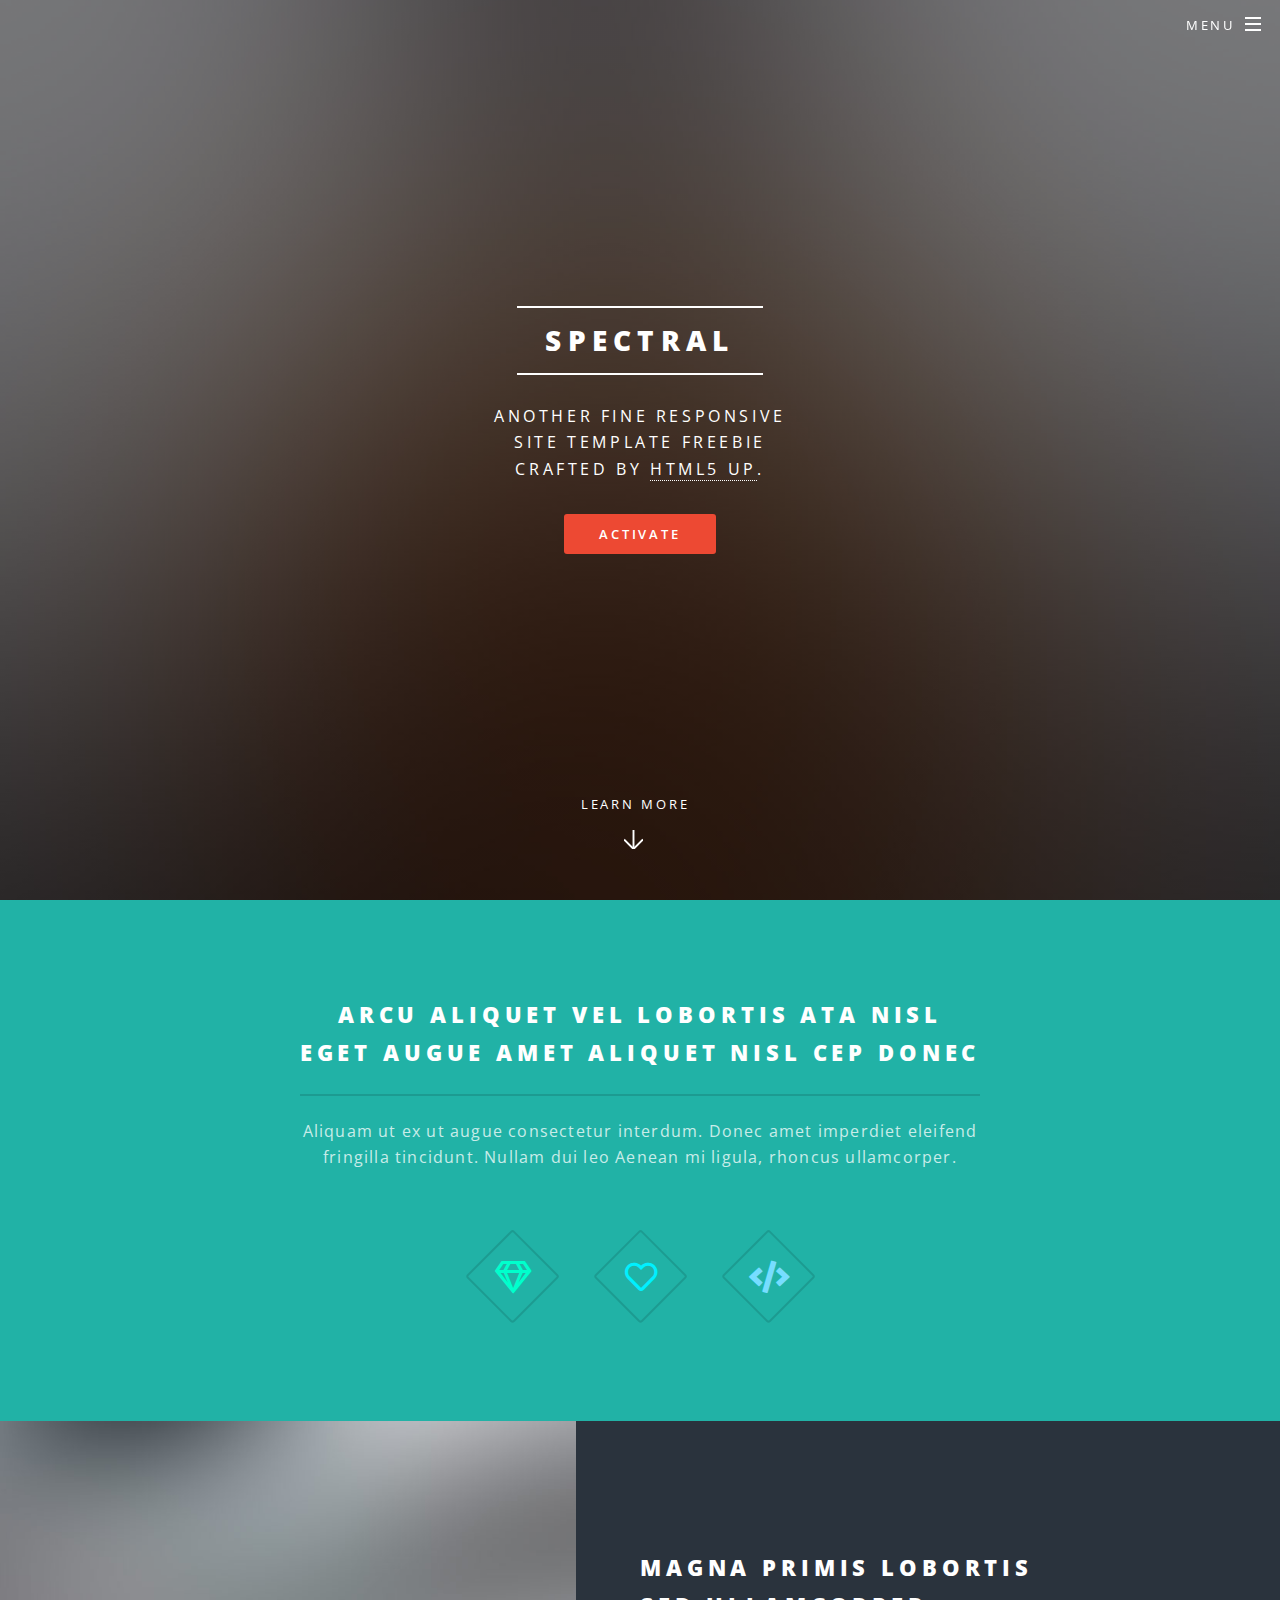
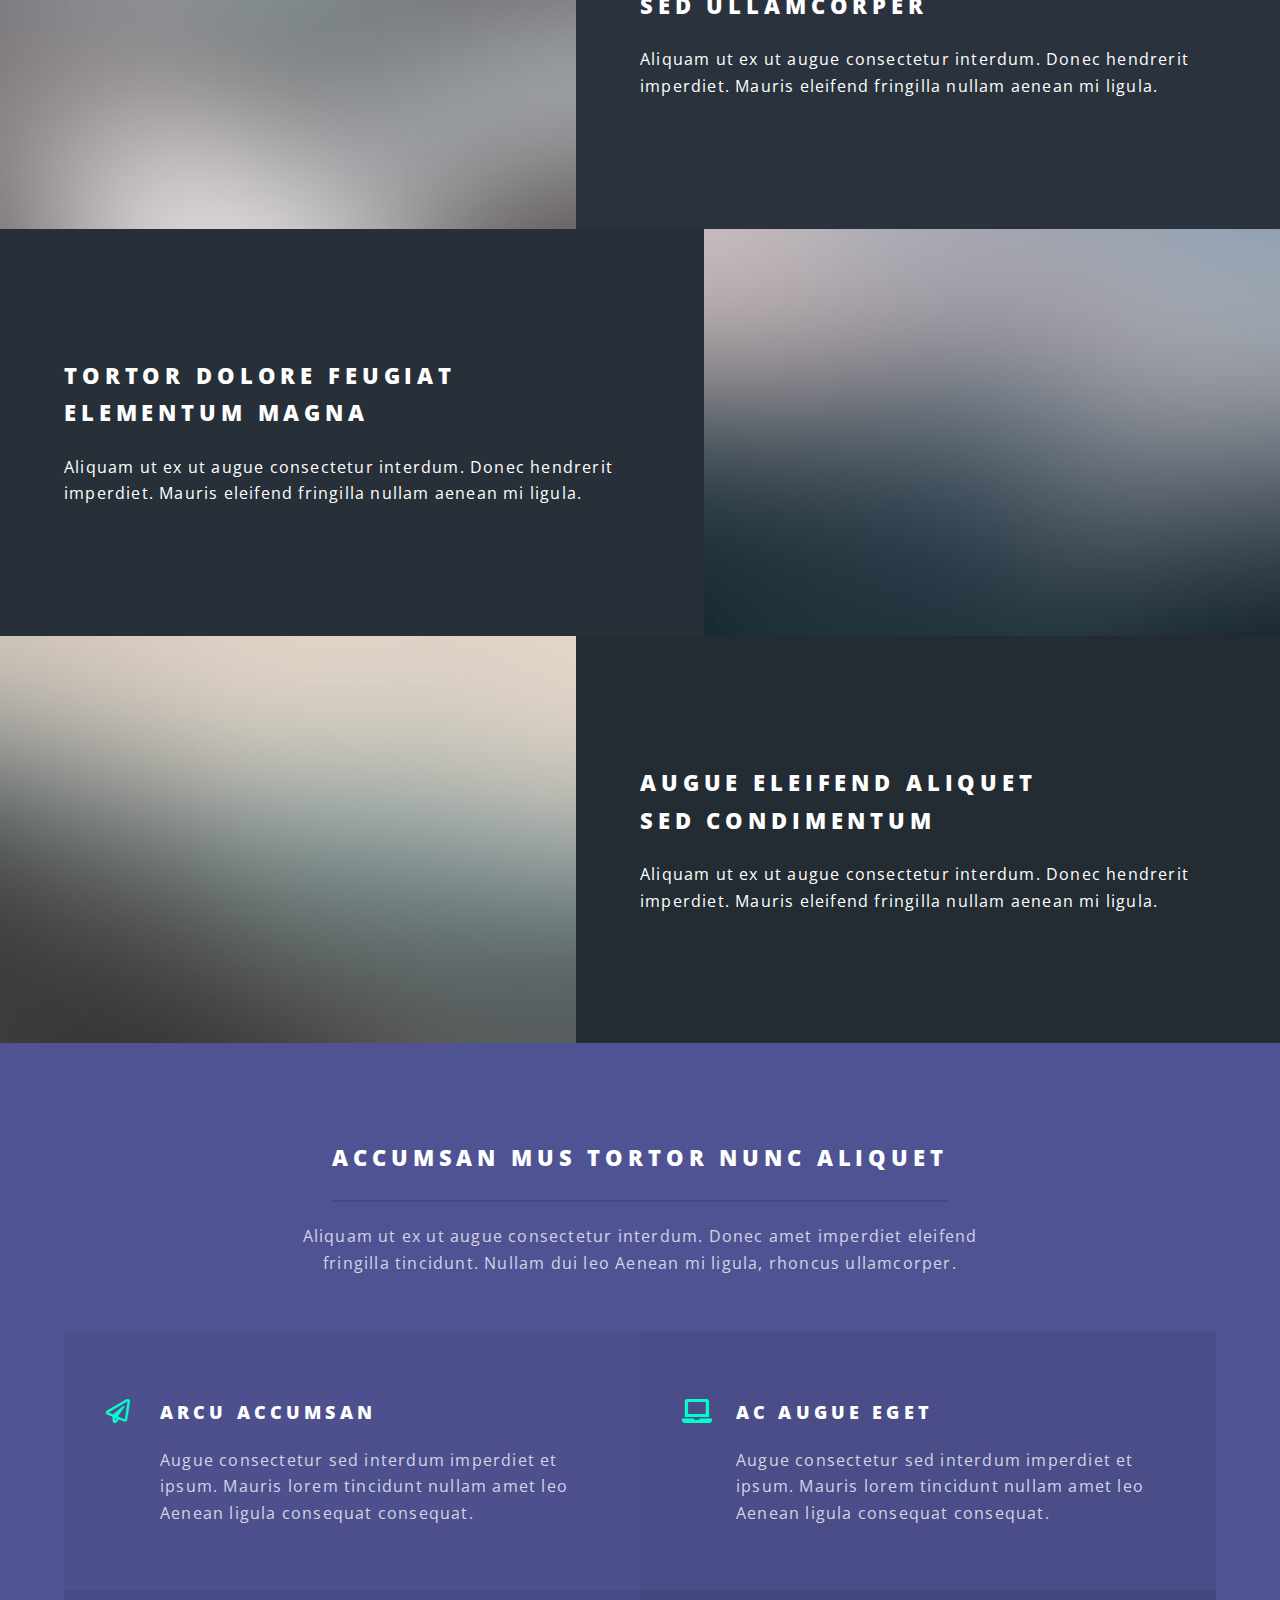
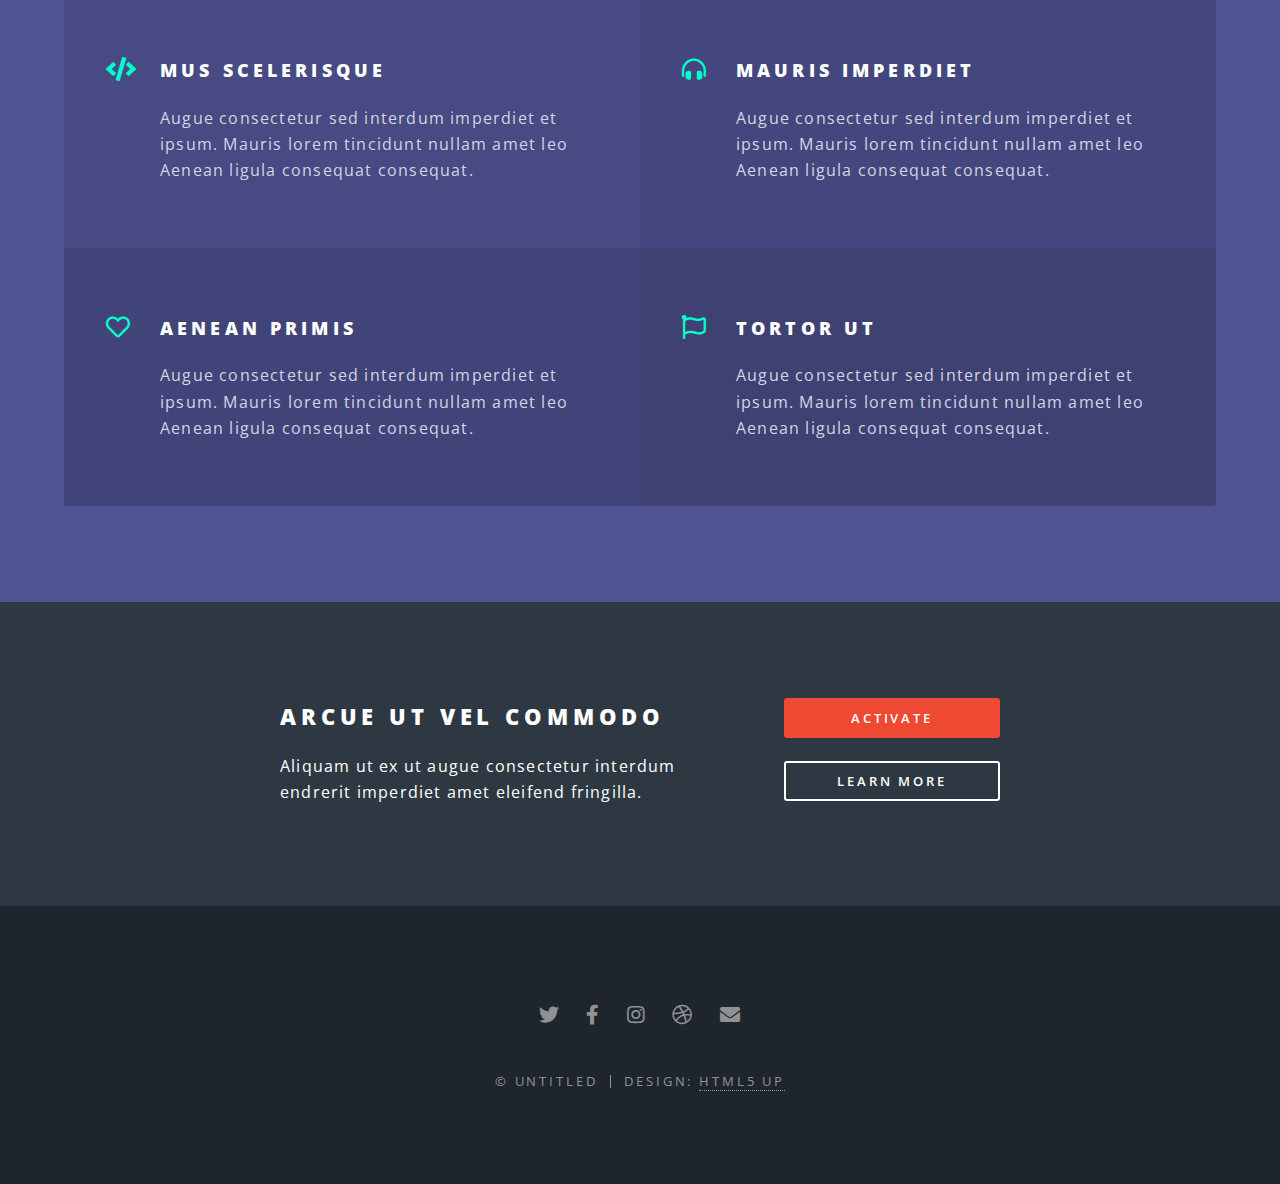
<file: index.html>
<!DOCTYPE HTML>
<!--
	Spectral by HTML5 UP
	html5up.net | @ajlkn
	Free for personal and commercial use under the CCA 3.0 license (html5up.net/license)
-->
<html>
	<head>
		<title>Spectral by HTML5 UP</title>
		<meta charset="utf-8" />
		<meta name="viewport" content="width=device-width, initial-scale=1, user-scalable=no" />
		<link rel="stylesheet" href="assets/css/main.css" />
		<noscript><link rel="stylesheet" href="assets/css/noscript.css" /></noscript>
	</head>
	<body class="landing is-preload">

		<!-- Page Wrapper -->
			<div id="page-wrapper">

				<!-- Header -->
					<header id="header" class="alt">
						<h1><a href="index.html">Spectral</a></h1>
						<nav id="nav">
							<ul>
								<li class="special">
									<a href="#menu" class="menuToggle"><span>Menu</span></a>
									<div id="menu">
										<ul>
											<li><a href="index.html">Home</a></li>
											<li><a href="generic.html">Generic</a></li>
											<li><a href="elements.html">Elements</a></li>
											<li><a href="#">Sign Up</a></li>
											<li><a href="#">Log In</a></li>
										</ul>
									</div>
								</li>
							</ul>
						</nav>
					</header>

				<!-- Banner -->
					<section id="banner">
						<div class="inner">
							<h2>Spectral</h2>
							<p>Another fine responsive<br />
							site template freebie<br />
							crafted by <a href="http://html5up.net">HTML5 UP</a>.</p>
							<ul class="actions special">
								<li><a href="#" class="button primary">Activate</a></li>
							</ul>
						</div>
						<a href="#one" class="more scrolly">Learn More</a>
					</section>

				<!-- One -->
					<section id="one" class="wrapper style1 special">
						<div class="inner">
							<header class="major">
								<h2>Arcu aliquet vel lobortis ata nisl<br />
								eget augue amet aliquet nisl cep donec</h2>
								<p>Aliquam ut ex ut augue consectetur interdum. Donec amet imperdiet eleifend<br />
								fringilla tincidunt. Nullam dui leo Aenean mi ligula, rhoncus ullamcorper.</p>
							</header>
							<ul class="icons major">
								<li><span class="icon fa-gem major style1"><span class="label">Lorem</span></span></li>
								<li><span class="icon fa-heart major style2"><span class="label">Ipsum</span></span></li>
								<li><span class="icon solid fa-code major style3"><span class="label">Dolor</span></span></li>
							</ul>
						</div>
					</section>

				<!-- Two -->
					<section id="two" class="wrapper alt style2">
						<section class="spotlight">
							<div class="image"><img src="images/pic01.jpg" alt="" /></div><div class="content">
								<h2>Magna primis lobortis<br />
								sed ullamcorper</h2>
								<p>Aliquam ut ex ut augue consectetur interdum. Donec hendrerit imperdiet. Mauris eleifend fringilla nullam aenean mi ligula.</p>
							</div>
						</section>
						<section class="spotlight">
							<div class="image"><img src="images/pic02.jpg" alt="" /></div><div class="content">
								<h2>Tortor dolore feugiat<br />
								elementum magna</h2>
								<p>Aliquam ut ex ut augue consectetur interdum. Donec hendrerit imperdiet. Mauris eleifend fringilla nullam aenean mi ligula.</p>
							</div>
						</section>
						<section class="spotlight">
							<div class="image"><img src="images/pic03.jpg" alt="" /></div><div class="content">
								<h2>Augue eleifend aliquet<br />
								sed condimentum</h2>
								<p>Aliquam ut ex ut augue consectetur interdum. Donec hendrerit imperdiet. Mauris eleifend fringilla nullam aenean mi ligula.</p>
							</div>
						</section>
					</section>

				<!-- Three -->
					<section id="three" class="wrapper style3 special">
						<div class="inner">
							<header class="major">
								<h2>Accumsan mus tortor nunc aliquet</h2>
								<p>Aliquam ut ex ut augue consectetur interdum. Donec amet imperdiet eleifend<br />
								fringilla tincidunt. Nullam dui leo Aenean mi ligula, rhoncus ullamcorper.</p>
							</header>
							<ul class="features">
								<li class="icon fa-paper-plane">
									<h3>Arcu accumsan</h3>
									<p>Augue consectetur sed interdum imperdiet et ipsum. Mauris lorem tincidunt nullam amet leo Aenean ligula consequat consequat.</p>
								</li>
								<li class="icon solid fa-laptop">
									<h3>Ac Augue Eget</h3>
									<p>Augue consectetur sed interdum imperdiet et ipsum. Mauris lorem tincidunt nullam amet leo Aenean ligula consequat consequat.</p>
								</li>
								<li class="icon solid fa-code">
									<h3>Mus Scelerisque</h3>
									<p>Augue consectetur sed interdum imperdiet et ipsum. Mauris lorem tincidunt nullam amet leo Aenean ligula consequat consequat.</p>
								</li>
								<li class="icon solid fa-headphones-alt">
									<h3>Mauris Imperdiet</h3>
									<p>Augue consectetur sed interdum imperdiet et ipsum. Mauris lorem tincidunt nullam amet leo Aenean ligula consequat consequat.</p>
								</li>
								<li class="icon fa-heart">
									<h3>Aenean Primis</h3>
									<p>Augue consectetur sed interdum imperdiet et ipsum. Mauris lorem tincidunt nullam amet leo Aenean ligula consequat consequat.</p>
								</li>
								<li class="icon fa-flag">
									<h3>Tortor Ut</h3>
									<p>Augue consectetur sed interdum imperdiet et ipsum. Mauris lorem tincidunt nullam amet leo Aenean ligula consequat consequat.</p>
								</li>
							</ul>
						</div>
					</section>

				<!-- CTA -->
					<section id="cta" class="wrapper style4">
						<div class="inner">
							<header>
								<h2>Arcue ut vel commodo</h2>
								<p>Aliquam ut ex ut augue consectetur interdum endrerit imperdiet amet eleifend fringilla.</p>
							</header>
							<ul class="actions stacked">
								<li><a href="#" class="button fit primary">Activate</a></li>
								<li><a href="#" class="button fit">Learn More</a></li>
							</ul>
						</div>
					</section>

				<!-- Footer -->
					<footer id="footer">
						<ul class="icons">
							<li><a href="#" class="icon brands fa-twitter"><span class="label">Twitter</span></a></li>
							<li><a href="#" class="icon brands fa-facebook-f"><span class="label">Facebook</span></a></li>
							<li><a href="#" class="icon brands fa-instagram"><span class="label">Instagram</span></a></li>
							<li><a href="#" class="icon brands fa-dribbble"><span class="label">Dribbble</span></a></li>
							<li><a href="#" class="icon solid fa-envelope"><span class="label">Email</span></a></li>
						</ul>
						<ul class="copyright">
							<li>&copy; Untitled</li><li>Design: <a href="http://html5up.net">HTML5 UP</a></li>
						</ul>
					</footer>

			</div>

		<!-- Scripts -->
			<script src="assets/js/jquery.min.js"></script>
			<script src="assets/js/jquery.scrollex.min.js"></script>
			<script src="assets/js/jquery.scrolly.min.js"></script>
			<script src="assets/js/browser.min.js"></script>
			<script src="assets/js/breakpoints.min.js"></script>
			<script src="assets/js/util.js"></script>
			<script src="assets/js/main.js"></script>

	</body>
</html>
</file>
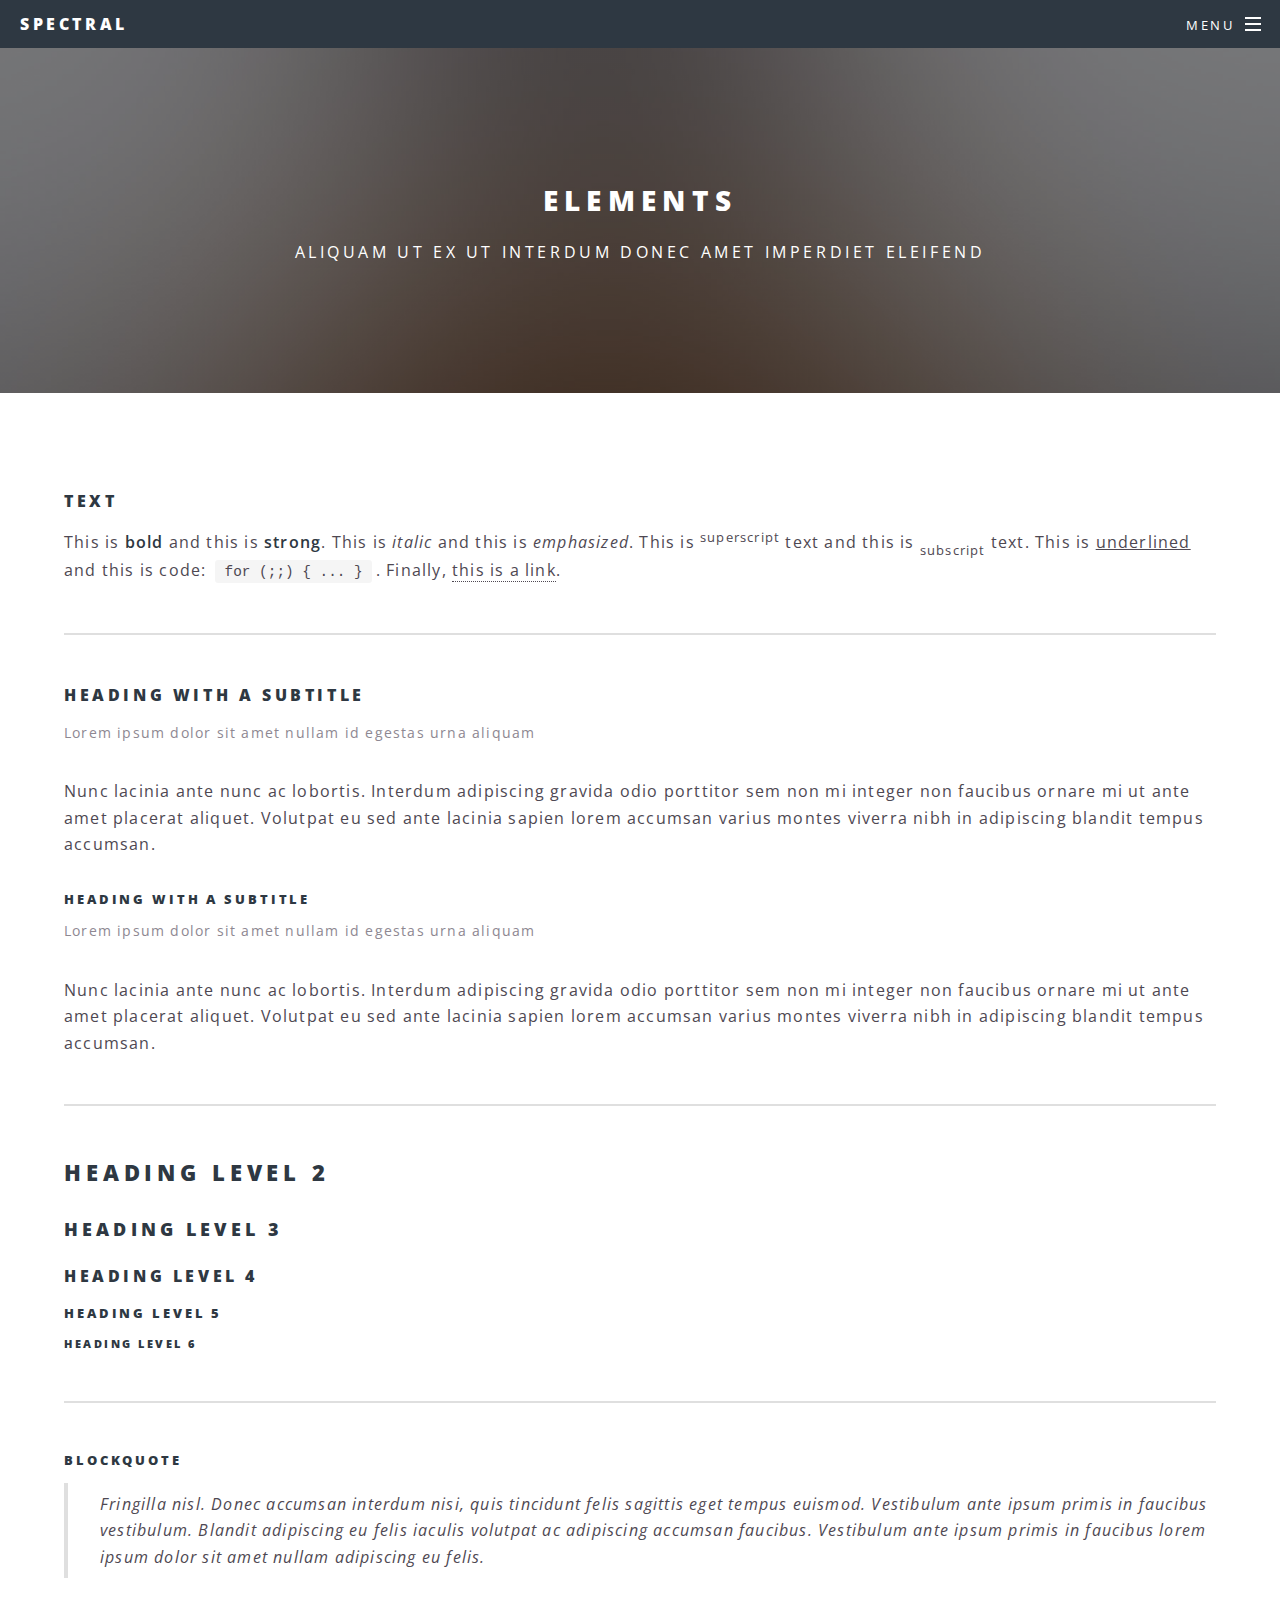
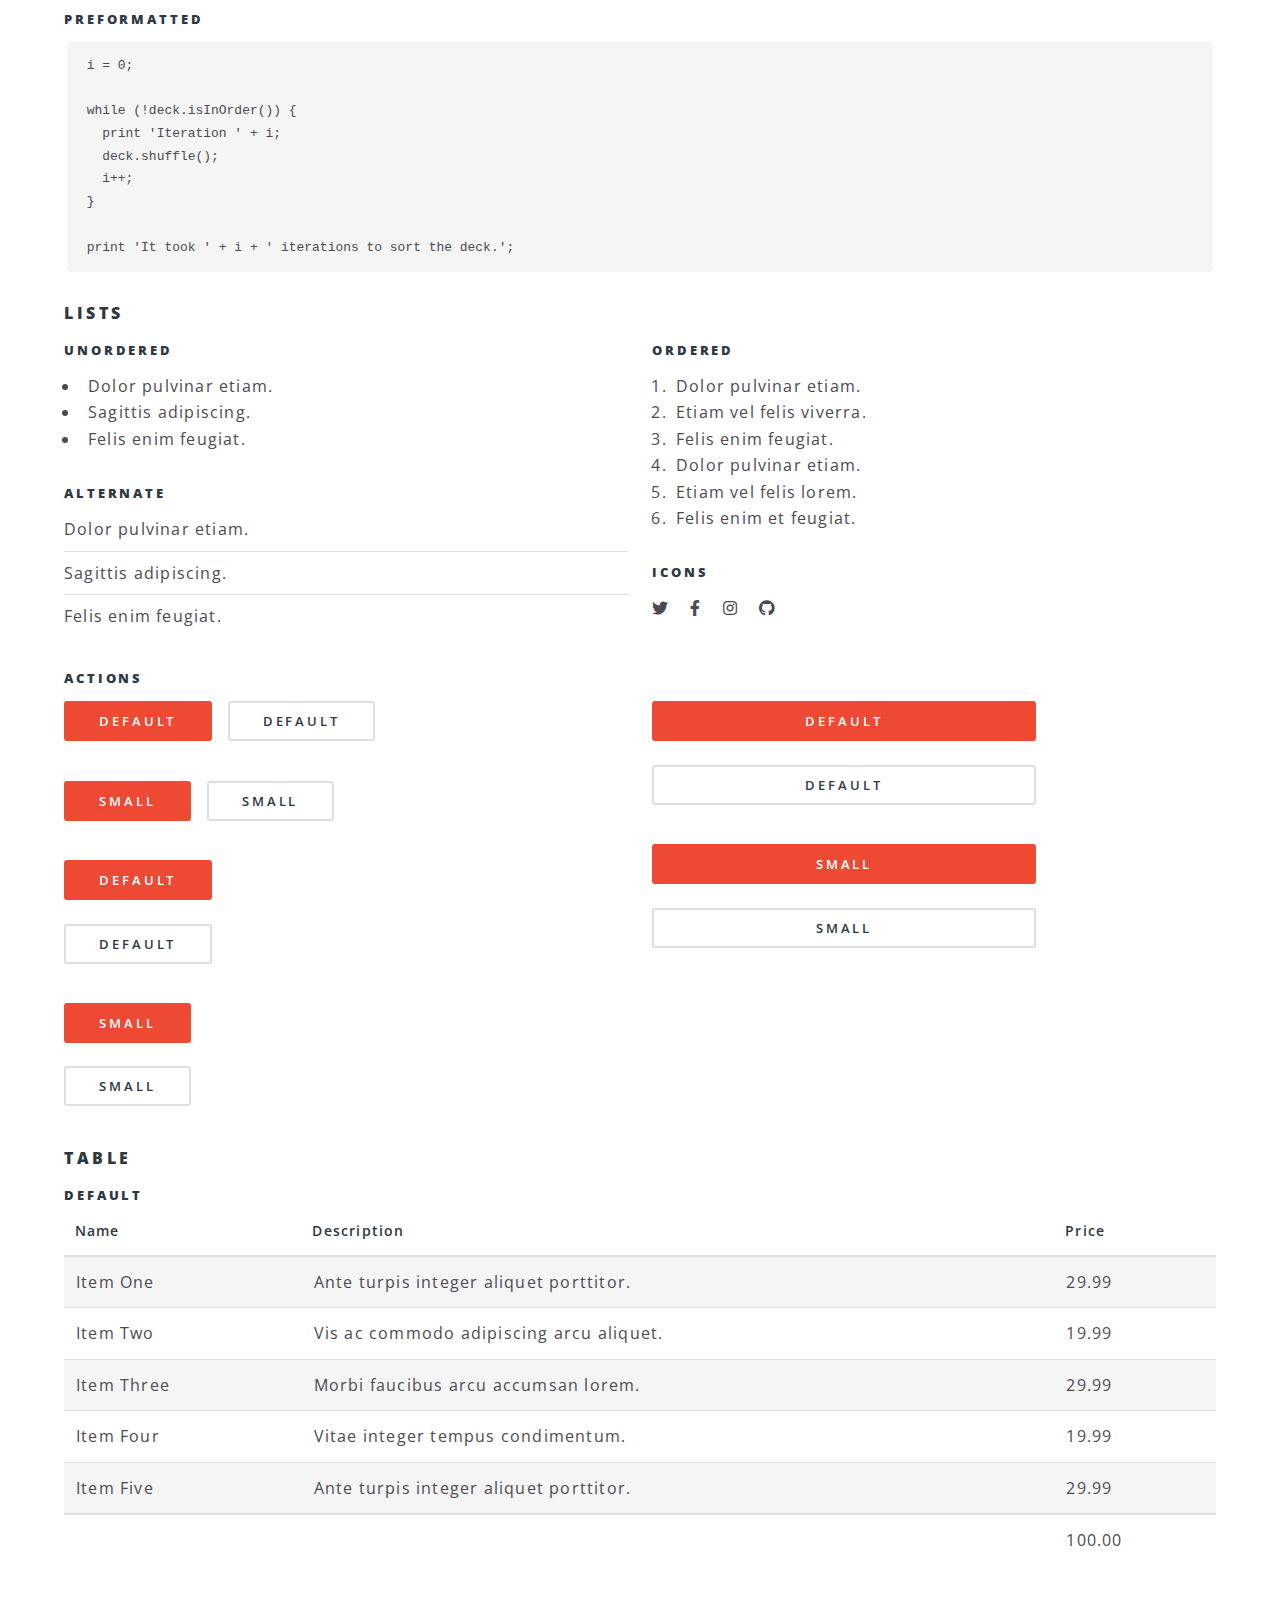
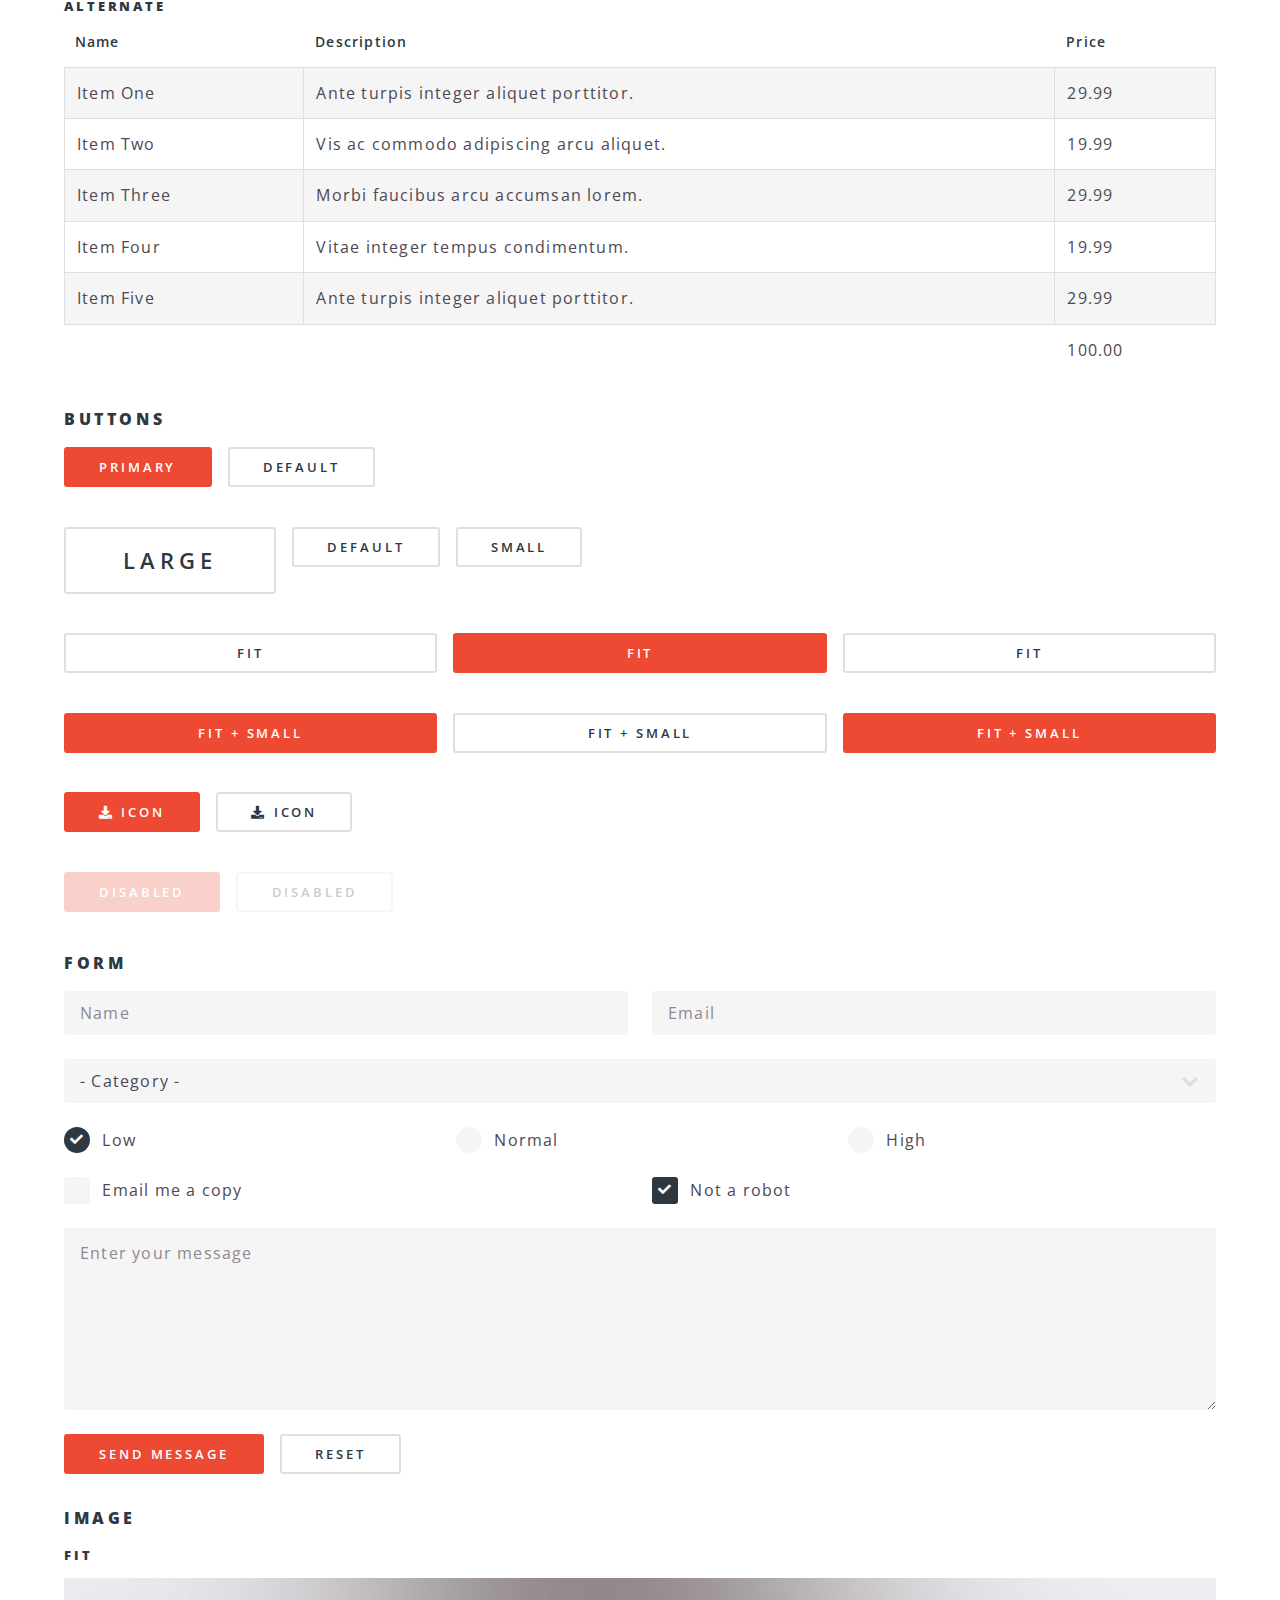
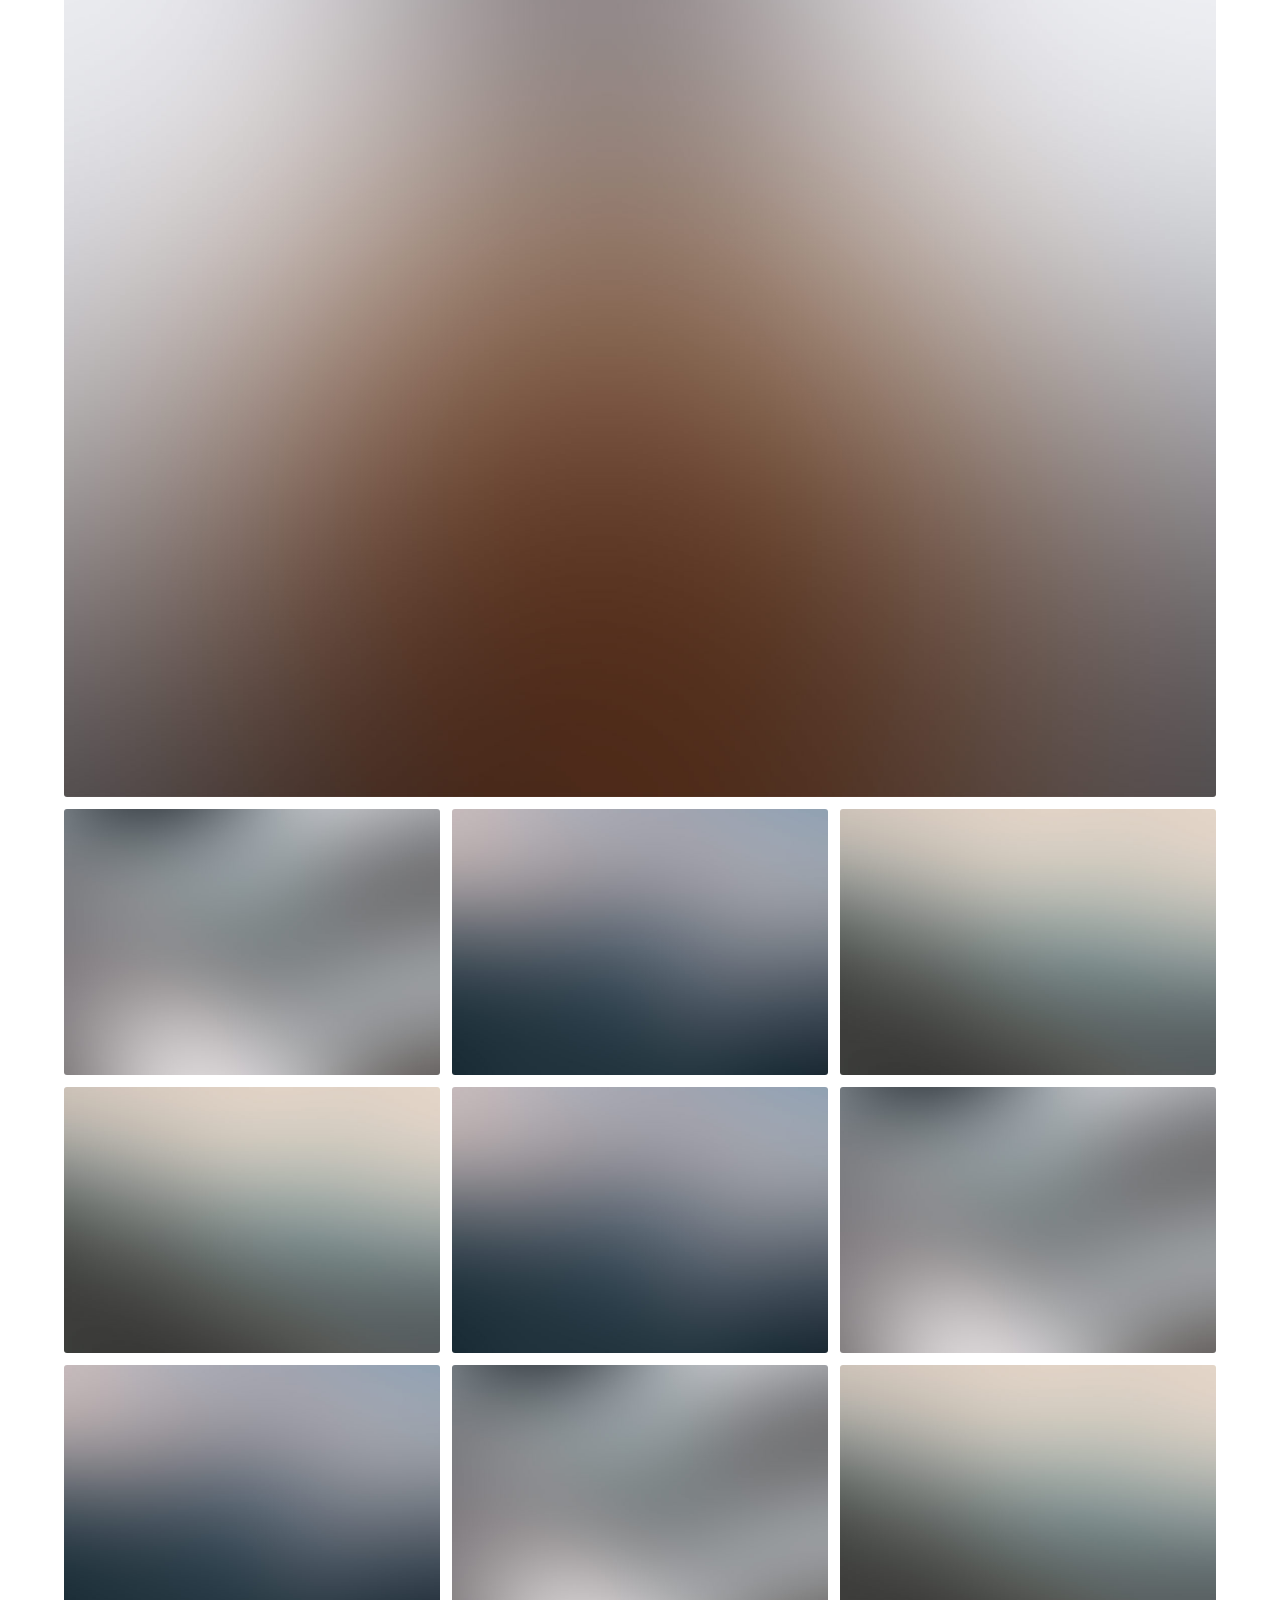
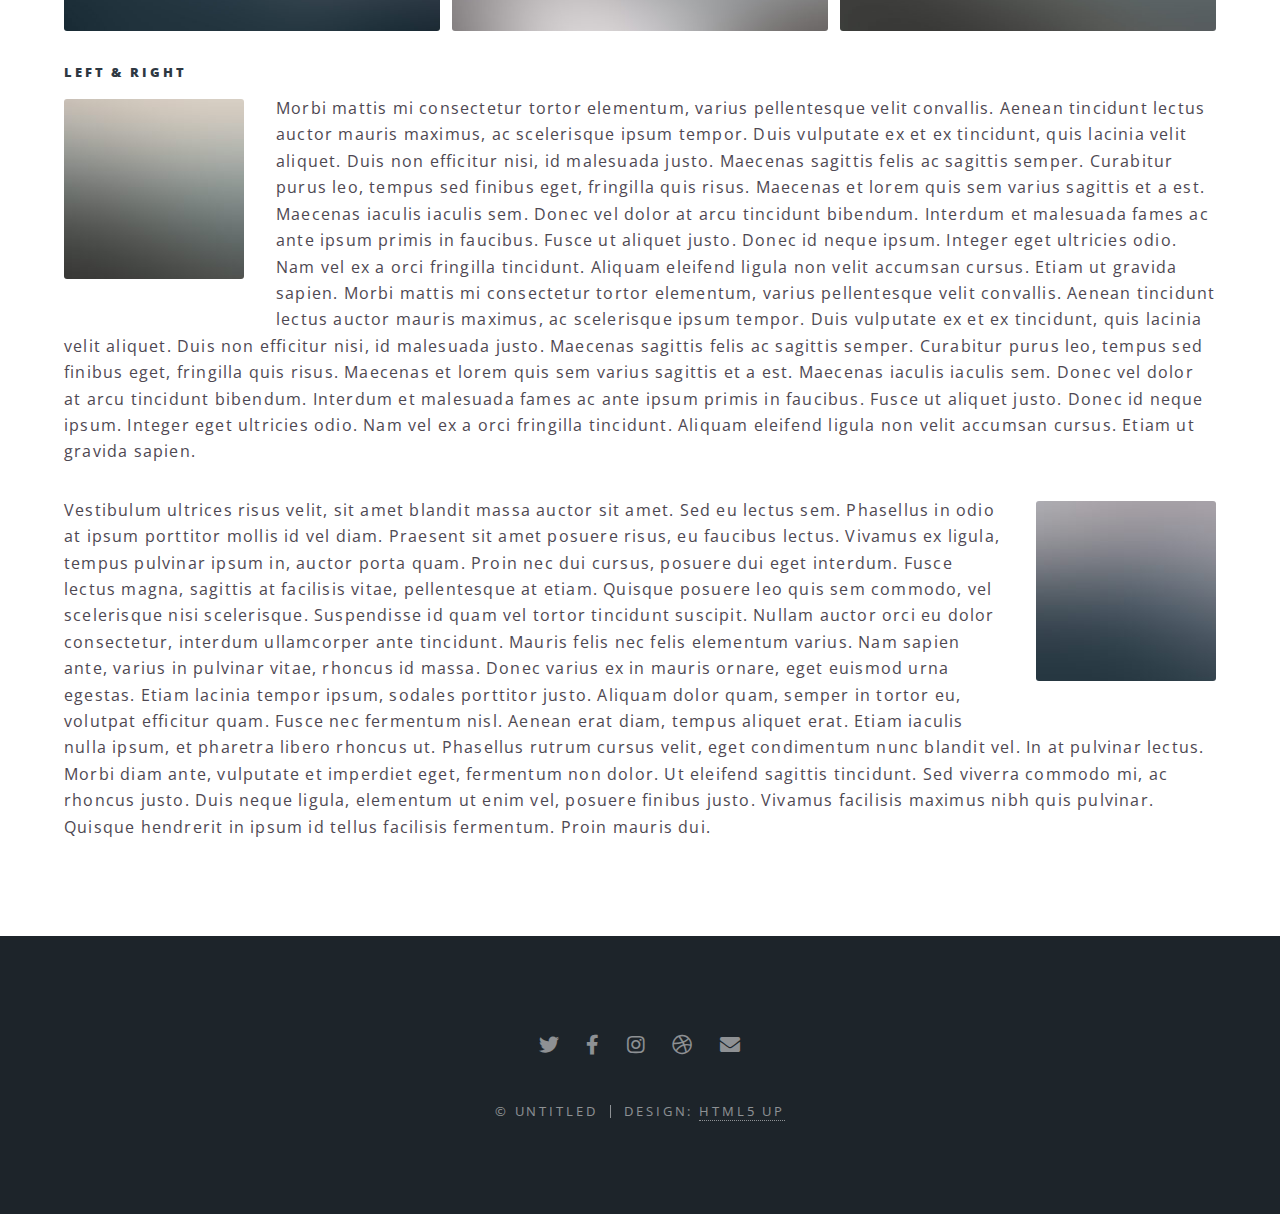
<file: elements.html>
<!DOCTYPE HTML>
<!--
	Spectral by HTML5 UP
	html5up.net | @ajlkn
	Free for personal and commercial use under the CCA 3.0 license (html5up.net/license)
-->
<html>
	<head>
		<title>Elements - Spectral by HTML5 UP</title>
		<meta charset="utf-8" />
		<meta name="viewport" content="width=device-width, initial-scale=1, user-scalable=no" />
		<link rel="stylesheet" href="assets/css/main.css" />
		<noscript><link rel="stylesheet" href="assets/css/noscript.css" /></noscript>
	</head>
	<body class="is-preload">

		<!-- Page Wrapper -->
			<div id="page-wrapper">

				<!-- Header -->
					<header id="header">
						<h1><a href="index.html">Spectral</a></h1>
						<nav id="nav">
							<ul>
								<li class="special">
									<a href="#menu" class="menuToggle"><span>Menu</span></a>
									<div id="menu">
										<ul>
											<li><a href="index.html">Home</a></li>
											<li><a href="generic.html">Generic</a></li>
											<li><a href="elements.html">Elements</a></li>
											<li><a href="#">Sign Up</a></li>
											<li><a href="#">Log In</a></li>
										</ul>
									</div>
								</li>
							</ul>
						</nav>
					</header>

				<!-- Main -->
					<article id="main">
						<header>
							<h2>Elements</h2>
							<p>Aliquam ut ex ut interdum donec amet imperdiet eleifend</p>
						</header>
						<section class="wrapper style5">
							<div class="inner">

								<section>
									<h4>Text</h4>
									<p>This is <b>bold</b> and this is <strong>strong</strong>. This is <i>italic</i> and this is <em>emphasized</em>.
									This is <sup>superscript</sup> text and this is <sub>subscript</sub> text.
									This is <u>underlined</u> and this is code: <code>for (;;) { ... }</code>. Finally, <a href="#">this is a link</a>.</p>
									<hr />
									<header>
										<h4>Heading with a Subtitle</h4>
										<p>Lorem ipsum dolor sit amet nullam id egestas urna aliquam</p>
									</header>
									<p>Nunc lacinia ante nunc ac lobortis. Interdum adipiscing gravida odio porttitor sem non mi integer non faucibus ornare mi ut ante amet placerat aliquet. Volutpat eu sed ante lacinia sapien lorem accumsan varius montes viverra nibh in adipiscing blandit tempus accumsan.</p>
									<header>
										<h5>Heading with a Subtitle</h5>
										<p>Lorem ipsum dolor sit amet nullam id egestas urna aliquam</p>
									</header>
									<p>Nunc lacinia ante nunc ac lobortis. Interdum adipiscing gravida odio porttitor sem non mi integer non faucibus ornare mi ut ante amet placerat aliquet. Volutpat eu sed ante lacinia sapien lorem accumsan varius montes viverra nibh in adipiscing blandit tempus accumsan.</p>
									<hr />
									<h2>Heading Level 2</h2>
									<h3>Heading Level 3</h3>
									<h4>Heading Level 4</h4>
									<h5>Heading Level 5</h5>
									<h6>Heading Level 6</h6>
									<hr />
									<h5>Blockquote</h5>
									<blockquote>Fringilla nisl. Donec accumsan interdum nisi, quis tincidunt felis sagittis eget tempus euismod. Vestibulum ante ipsum primis in faucibus vestibulum. Blandit adipiscing eu felis iaculis volutpat ac adipiscing accumsan faucibus. Vestibulum ante ipsum primis in faucibus lorem ipsum dolor sit amet nullam adipiscing eu felis.</blockquote>
									<h5>Preformatted</h5>
									<pre><code>i = 0;

while (!deck.isInOrder()) {
  print 'Iteration ' + i;
  deck.shuffle();
  i++;
}

print 'It took ' + i + ' iterations to sort the deck.';</code></pre>
								</section>

								<section>
									<h4>Lists</h4>
									<div class="row">
										<div class="col-6 col-12-medium">
											<h5>Unordered</h5>
											<ul>
												<li>Dolor pulvinar etiam.</li>
												<li>Sagittis adipiscing.</li>
												<li>Felis enim feugiat.</li>
											</ul>
											<h5>Alternate</h5>
											<ul class="alt">
												<li>Dolor pulvinar etiam.</li>
												<li>Sagittis adipiscing.</li>
												<li>Felis enim feugiat.</li>
											</ul>
										</div>
										<div class="col-6 col-12-medium">
											<h5>Ordered</h5>
											<ol>
												<li>Dolor pulvinar etiam.</li>
												<li>Etiam vel felis viverra.</li>
												<li>Felis enim feugiat.</li>
												<li>Dolor pulvinar etiam.</li>
												<li>Etiam vel felis lorem.</li>
												<li>Felis enim et feugiat.</li>
											</ol>
											<h5>Icons</h5>
											<ul class="icons">
												<li><a href="#" class="icon brands fa-twitter"><span class="label">Twitter</span></a></li>
												<li><a href="#" class="icon brands fa-facebook-f"><span class="label">Facebook</span></a></li>
												<li><a href="#" class="icon brands fa-instagram"><span class="label">Instagram</span></a></li>
												<li><a href="#" class="icon brands fa-github"><span class="label">Github</span></a></li>
											</ul>
										</div>
									</div>
									<h5>Actions</h5>
									<div class="row">
										<div class="col-6 col-12-medium">
											<ul class="actions">
												<li><a href="#" class="button primary">Default</a></li>
												<li><a href="#" class="button">Default</a></li>
											</ul>
											<ul class="actions small">
												<li><a href="#" class="button primary small">Small</a></li>
												<li><a href="#" class="button small">Small</a></li>
											</ul>
											<ul class="actions stacked">
												<li><a href="#" class="button primary">Default</a></li>
												<li><a href="#" class="button">Default</a></li>
											</ul>
											<ul class="actions stacked">
												<li><a href="#" class="button primary small">Small</a></li>
												<li><a href="#" class="button small">Small</a></li>
											</ul>
										</div>
										<div class="col-6 col-12-medium">
											<ul class="actions stacked">
												<li><a href="#" class="button primary fit">Default</a></li>
												<li><a href="#" class="button fit">Default</a></li>
											</ul>
											<ul class="actions stacked">
												<li><a href="#" class="button primary small fit">Small</a></li>
												<li><a href="#" class="button small fit">Small</a></li>
											</ul>
										</div>
									</div>
								</section>

								<section>
									<h4>Table</h4>
									<h5>Default</h5>
									<div class="table-wrapper">
										<table>
											<thead>
												<tr>
													<th>Name</th>
													<th>Description</th>
													<th>Price</th>
												</tr>
											</thead>
											<tbody>
												<tr>
													<td>Item One</td>
													<td>Ante turpis integer aliquet porttitor.</td>
													<td>29.99</td>
												</tr>
												<tr>
													<td>Item Two</td>
													<td>Vis ac commodo adipiscing arcu aliquet.</td>
													<td>19.99</td>
												</tr>
												<tr>
													<td>Item Three</td>
													<td> Morbi faucibus arcu accumsan lorem.</td>
													<td>29.99</td>
												</tr>
												<tr>
													<td>Item Four</td>
													<td>Vitae integer tempus condimentum.</td>
													<td>19.99</td>
												</tr>
												<tr>
													<td>Item Five</td>
													<td>Ante turpis integer aliquet porttitor.</td>
													<td>29.99</td>
												</tr>
											</tbody>
											<tfoot>
												<tr>
													<td colspan="2"></td>
													<td>100.00</td>
												</tr>
											</tfoot>
										</table>
									</div>

									<h5>Alternate</h5>
									<div class="table-wrapper">
										<table class="alt">
											<thead>
												<tr>
													<th>Name</th>
													<th>Description</th>
													<th>Price</th>
												</tr>
											</thead>
											<tbody>
												<tr>
													<td>Item One</td>
													<td>Ante turpis integer aliquet porttitor.</td>
													<td>29.99</td>
												</tr>
												<tr>
													<td>Item Two</td>
													<td>Vis ac commodo adipiscing arcu aliquet.</td>
													<td>19.99</td>
												</tr>
												<tr>
													<td>Item Three</td>
													<td> Morbi faucibus arcu accumsan lorem.</td>
													<td>29.99</td>
												</tr>
												<tr>
													<td>Item Four</td>
													<td>Vitae integer tempus condimentum.</td>
													<td>19.99</td>
												</tr>
												<tr>
													<td>Item Five</td>
													<td>Ante turpis integer aliquet porttitor.</td>
													<td>29.99</td>
												</tr>
											</tbody>
											<tfoot>
												<tr>
													<td colspan="2"></td>
													<td>100.00</td>
												</tr>
											</tfoot>
										</table>
									</div>
								</section>

								<section>
									<h4>Buttons</h4>
									<ul class="actions">
										<li><a href="#" class="button primary">Primary</a></li>
										<li><a href="#" class="button">Default</a></li>
									</ul>
									<ul class="actions">
										<li><a href="#" class="button large">Large</a></li>
										<li><a href="#" class="button">Default</a></li>
										<li><a href="#" class="button small">Small</a></li>
									</ul>
									<ul class="actions fit">
										<li><a href="#" class="button fit">Fit</a></li>
										<li><a href="#" class="button primary fit">Fit</a></li>
										<li><a href="#" class="button fit">Fit</a></li>
									</ul>
									<ul class="actions fit small">
										<li><a href="#" class="button primary fit small">Fit + Small</a></li>
										<li><a href="#" class="button fit small">Fit + Small</a></li>
										<li><a href="#" class="button primary fit small">Fit + Small</a></li>
									</ul>
									<ul class="actions">
										<li><a href="#" class="button primary icon solid fa-download">Icon</a></li>
										<li><a href="#" class="button icon solid fa-download">Icon</a></li>
									</ul>
									<ul class="actions">
										<li><span class="button primary disabled">Disabled</span></li>
										<li><span class="button disabled">Disabled</span></li>
									</ul>
								</section>

								<section>
									<h4>Form</h4>
									<form method="post" action="#">
										<div class="row gtr-uniform">
											<div class="col-6 col-12-xsmall">
												<input type="text" name="demo-name" id="demo-name" value="" placeholder="Name" />
											</div>
											<div class="col-6 col-12-xsmall">
												<input type="email" name="demo-email" id="demo-email" value="" placeholder="Email" />
											</div>
											<div class="col-12">
												<select name="demo-category" id="demo-category">
													<option value="">- Category -</option>
													<option value="1">Manufacturing</option>
													<option value="1">Shipping</option>
													<option value="1">Administration</option>
													<option value="1">Human Resources</option>
												</select>
											</div>
											<div class="col-4 col-12-small">
												<input type="radio" id="demo-priority-low" name="demo-priority" checked>
												<label for="demo-priority-low">Low</label>
											</div>
											<div class="col-4 col-12-small">
												<input type="radio" id="demo-priority-normal" name="demo-priority">
												<label for="demo-priority-normal">Normal</label>
											</div>
											<div class="col-4 col-12-small">
												<input type="radio" id="demo-priority-high" name="demo-priority">
												<label for="demo-priority-high">High</label>
											</div>
											<div class="col-6 col-12-small">
												<input type="checkbox" id="demo-copy" name="demo-copy">
												<label for="demo-copy">Email me a copy</label>
											</div>
											<div class="col-6 col-12-small">
												<input type="checkbox" id="demo-human" name="demo-human" checked>
												<label for="demo-human">Not a robot</label>
											</div>
											<div class="col-12">
												<textarea name="demo-message" id="demo-message" placeholder="Enter your message" rows="6"></textarea>
											</div>
											<div class="col-12">
												<ul class="actions">
													<li><input type="submit" value="Send Message" class="primary" /></li>
													<li><input type="reset" value="Reset" /></li>
												</ul>
											</div>
										</div>
									</form>
								</section>

								<section>
									<h4>Image</h4>
									<h5>Fit</h5>
									<div class="box alt">
										<div class="row gtr-50 gtr-uniform">
											<div class="col-12"><span class="image fit"><img src="images/banner.jpg" alt="" /></span></div>
											<div class="col-4"><span class="image fit"><img src="images/pic01.jpg" alt="" /></span></div>
											<div class="col-4"><span class="image fit"><img src="images/pic02.jpg" alt="" /></span></div>
											<div class="col-4"><span class="image fit"><img src="images/pic03.jpg" alt="" /></span></div>
											<div class="col-4"><span class="image fit"><img src="images/pic03.jpg" alt="" /></span></div>
											<div class="col-4"><span class="image fit"><img src="images/pic02.jpg" alt="" /></span></div>
											<div class="col-4"><span class="image fit"><img src="images/pic01.jpg" alt="" /></span></div>
											<div class="col-4"><span class="image fit"><img src="images/pic02.jpg" alt="" /></span></div>
											<div class="col-4"><span class="image fit"><img src="images/pic01.jpg" alt="" /></span></div>
											<div class="col-4"><span class="image fit"><img src="images/pic03.jpg" alt="" /></span></div>
										</div>
									</div>
									<h5>Left &amp; Right</h5>
									<p><span class="image left"><img src="images/pic04.jpg" alt="" /></span>Morbi mattis mi consectetur tortor elementum, varius pellentesque velit convallis. Aenean tincidunt lectus auctor mauris maximus, ac scelerisque ipsum tempor. Duis vulputate ex et ex tincidunt, quis lacinia velit aliquet. Duis non efficitur nisi, id malesuada justo. Maecenas sagittis felis ac sagittis semper. Curabitur purus leo, tempus sed finibus eget, fringilla quis risus. Maecenas et lorem quis sem varius sagittis et a est. Maecenas iaculis iaculis sem. Donec vel dolor at arcu tincidunt bibendum. Interdum et malesuada fames ac ante ipsum primis in faucibus. Fusce ut aliquet justo. Donec id neque ipsum. Integer eget ultricies odio. Nam vel ex a orci fringilla tincidunt. Aliquam eleifend ligula non velit accumsan cursus. Etiam ut gravida sapien. Morbi mattis mi consectetur tortor elementum, varius pellentesque velit convallis. Aenean tincidunt lectus auctor mauris maximus, ac scelerisque ipsum tempor. Duis vulputate ex et ex tincidunt, quis lacinia velit aliquet. Duis non efficitur nisi, id malesuada justo. Maecenas sagittis felis ac sagittis semper. Curabitur purus leo, tempus sed finibus eget, fringilla quis risus. Maecenas et lorem quis sem varius sagittis et a est. Maecenas iaculis iaculis sem. Donec vel dolor at arcu tincidunt bibendum. Interdum et malesuada fames ac ante ipsum primis in faucibus. Fusce ut aliquet justo. Donec id neque ipsum. Integer eget ultricies odio. Nam vel ex a orci fringilla tincidunt. Aliquam eleifend ligula non velit accumsan cursus. Etiam ut gravida sapien.</p>
									<p><span class="image right"><img src="images/pic05.jpg" alt="" /></span>Vestibulum ultrices risus velit, sit amet blandit massa auctor sit amet. Sed eu lectus sem. Phasellus in odio at ipsum porttitor mollis id vel diam. Praesent sit amet posuere risus, eu faucibus lectus. Vivamus ex ligula, tempus pulvinar ipsum in, auctor porta quam. Proin nec dui cursus, posuere dui eget interdum. Fusce lectus magna, sagittis at facilisis vitae, pellentesque at etiam. Quisque posuere leo quis sem commodo, vel scelerisque nisi scelerisque. Suspendisse id quam vel tortor tincidunt suscipit. Nullam auctor orci eu dolor consectetur, interdum ullamcorper ante tincidunt. Mauris felis nec felis elementum varius. Nam sapien ante, varius in pulvinar vitae, rhoncus id massa. Donec varius ex in mauris ornare, eget euismod urna egestas. Etiam lacinia tempor ipsum, sodales porttitor justo. Aliquam dolor quam, semper in tortor eu, volutpat efficitur quam. Fusce nec fermentum nisl. Aenean erat diam, tempus aliquet erat. Etiam iaculis nulla ipsum, et pharetra libero rhoncus ut. Phasellus rutrum cursus velit, eget condimentum nunc blandit vel. In at pulvinar lectus. Morbi diam ante, vulputate et imperdiet eget, fermentum non dolor. Ut eleifend sagittis tincidunt. Sed viverra commodo mi, ac rhoncus justo. Duis neque ligula, elementum ut enim vel, posuere finibus justo. Vivamus facilisis maximus nibh quis pulvinar. Quisque hendrerit in ipsum id tellus facilisis fermentum. Proin mauris dui.</p>
								</section>

							</div>
						</section>
					</article>

				<!-- Footer -->
					<footer id="footer">
						<ul class="icons">
							<li><a href="#" class="icon brands fa-twitter"><span class="label">Twitter</span></a></li>
							<li><a href="#" class="icon brands fa-facebook-f"><span class="label">Facebook</span></a></li>
							<li><a href="#" class="icon brands fa-instagram"><span class="label">Instagram</span></a></li>
							<li><a href="#" class="icon brands fa-dribbble"><span class="label">Dribbble</span></a></li>
							<li><a href="#" class="icon solid fa-envelope"><span class="label">Email</span></a></li>
						</ul>
						<ul class="copyright">
							<li>&copy; Untitled</li><li>Design: <a href="http://html5up.net">HTML5 UP</a></li>
						</ul>
					</footer>

			</div>

		<!-- Scripts -->
			<script src="assets/js/jquery.min.js"></script>
			<script src="assets/js/jquery.scrollex.min.js"></script>
			<script src="assets/js/jquery.scrolly.min.js"></script>
			<script src="assets/js/browser.min.js"></script>
			<script src="assets/js/breakpoints.min.js"></script>
			<script src="assets/js/util.js"></script>
			<script src="assets/js/main.js"></script>

	</body>
</html>
</file>
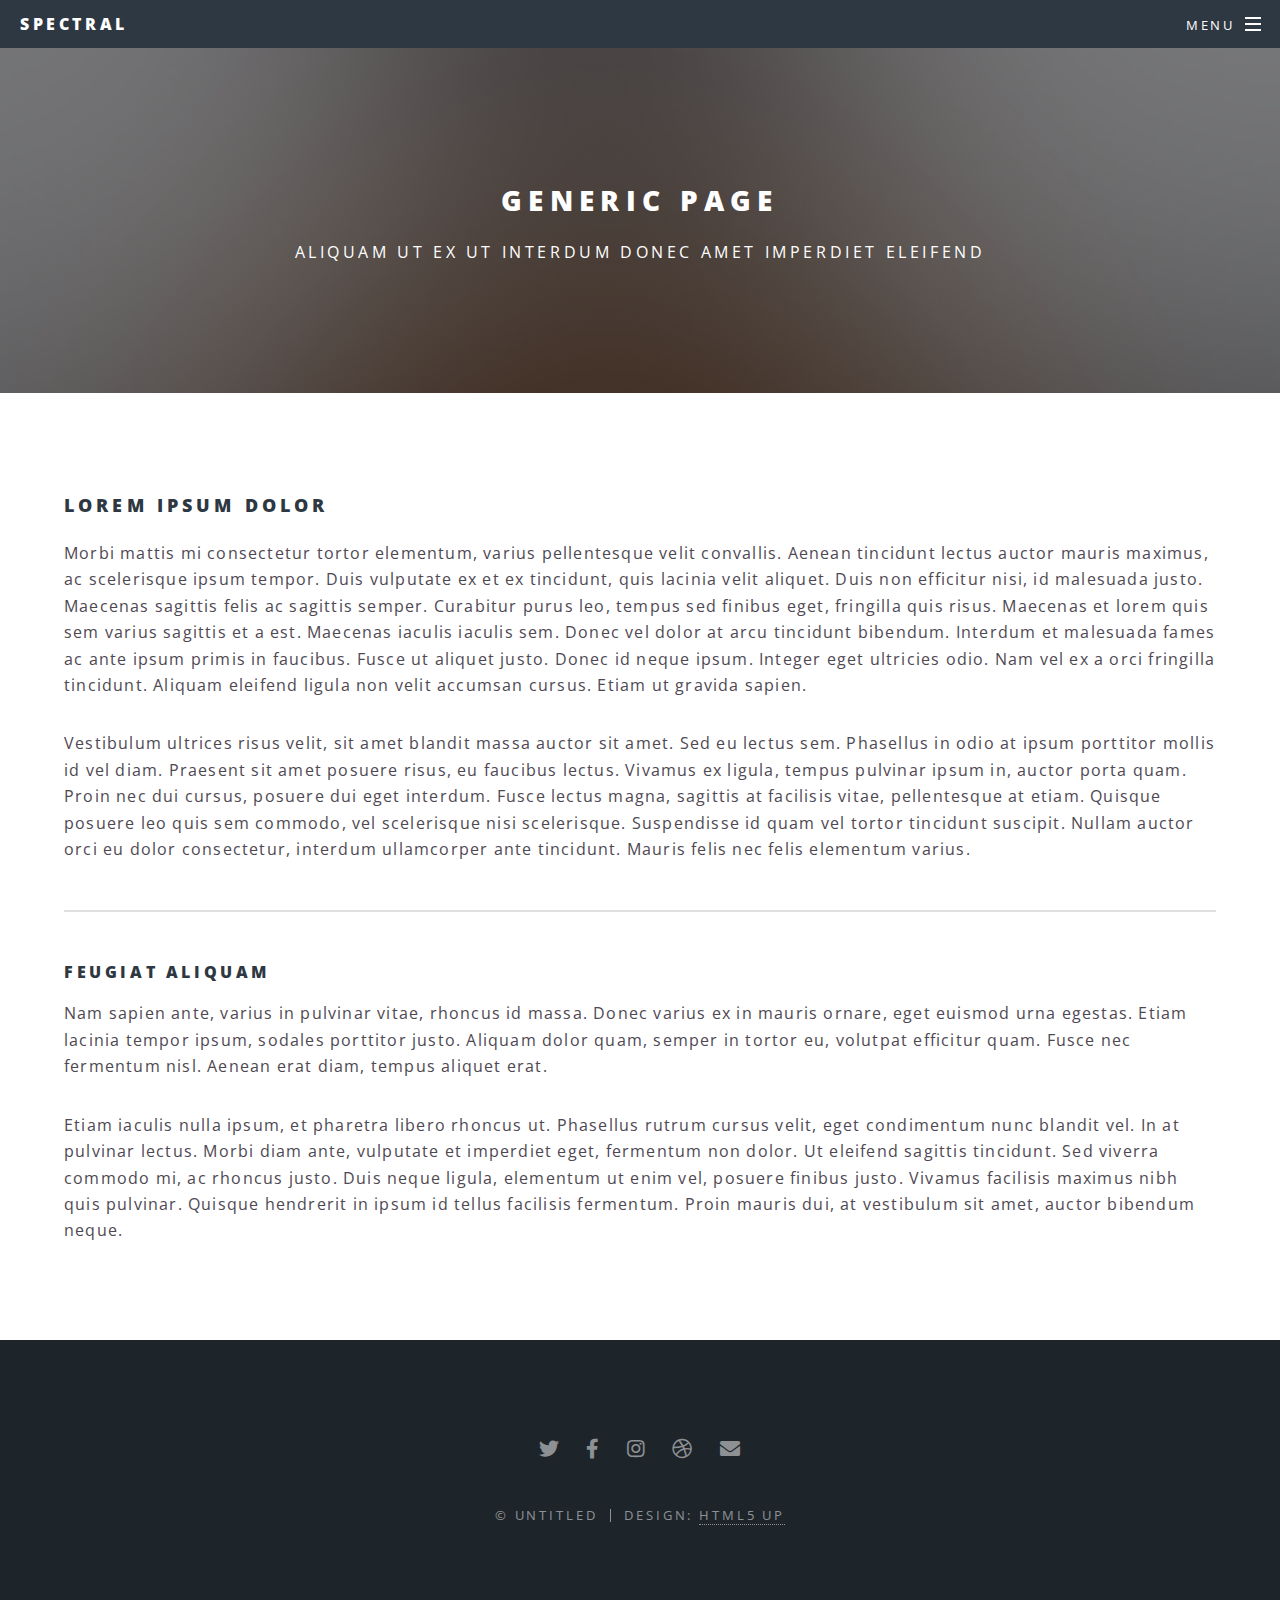
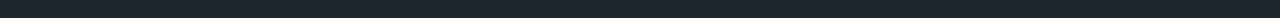
<file: generic.html>
<!DOCTYPE HTML>
<!--
	Spectral by HTML5 UP
	html5up.net | @ajlkn
	Free for personal and commercial use under the CCA 3.0 license (html5up.net/license)
-->
<html>
	<head>
		<title>Generic - Spectral by HTML5 UP</title>
		<meta charset="utf-8" />
		<meta name="viewport" content="width=device-width, initial-scale=1, user-scalable=no" />
		<link rel="stylesheet" href="assets/css/main.css" />
		<noscript><link rel="stylesheet" href="assets/css/noscript.css" /></noscript>
	</head>
	<body class="is-preload">

		<!-- Page Wrapper -->
			<div id="page-wrapper">

				<!-- Header -->
					<header id="header">
						<h1><a href="index.html">Spectral</a></h1>
						<nav id="nav">
							<ul>
								<li class="special">
									<a href="#menu" class="menuToggle"><span>Menu</span></a>
									<div id="menu">
										<ul>
											<li><a href="index.html">Home</a></li>
											<li><a href="generic.html">Generic</a></li>
											<li><a href="elements.html">Elements</a></li>
											<li><a href="#">Sign Up</a></li>
											<li><a href="#">Log In</a></li>
										</ul>
									</div>
								</li>
							</ul>
						</nav>
					</header>

				<!-- Main -->
					<article id="main">
						<header>
							<h2>Generic Page</h2>
							<p>Aliquam ut ex ut interdum donec amet imperdiet eleifend</p>
						</header>
						<section class="wrapper style5">
							<div class="inner">

								<h3>Lorem ipsum dolor</h3>
								<p>Morbi mattis mi consectetur tortor elementum, varius pellentesque velit convallis. Aenean tincidunt lectus auctor mauris maximus, ac scelerisque ipsum tempor. Duis vulputate ex et ex tincidunt, quis lacinia velit aliquet. Duis non efficitur nisi, id malesuada justo. Maecenas sagittis felis ac sagittis semper. Curabitur purus leo, tempus sed finibus eget, fringilla quis risus. Maecenas et lorem quis sem varius sagittis et a est. Maecenas iaculis iaculis sem. Donec vel dolor at arcu tincidunt bibendum. Interdum et malesuada fames ac ante ipsum primis in faucibus. Fusce ut aliquet justo. Donec id neque ipsum. Integer eget ultricies odio. Nam vel ex a orci fringilla tincidunt. Aliquam eleifend ligula non velit accumsan cursus. Etiam ut gravida sapien.</p>

								<p>Vestibulum ultrices risus velit, sit amet blandit massa auctor sit amet. Sed eu lectus sem. Phasellus in odio at ipsum porttitor mollis id vel diam. Praesent sit amet posuere risus, eu faucibus lectus. Vivamus ex ligula, tempus pulvinar ipsum in, auctor porta quam. Proin nec dui cursus, posuere dui eget interdum. Fusce lectus magna, sagittis at facilisis vitae, pellentesque at etiam. Quisque posuere leo quis sem commodo, vel scelerisque nisi scelerisque. Suspendisse id quam vel tortor tincidunt suscipit. Nullam auctor orci eu dolor consectetur, interdum ullamcorper ante tincidunt. Mauris felis nec felis elementum varius.</p>

								<hr />

								<h4>Feugiat aliquam</h4>
								<p>Nam sapien ante, varius in pulvinar vitae, rhoncus id massa. Donec varius ex in mauris ornare, eget euismod urna egestas. Etiam lacinia tempor ipsum, sodales porttitor justo. Aliquam dolor quam, semper in tortor eu, volutpat efficitur quam. Fusce nec fermentum nisl. Aenean erat diam, tempus aliquet erat.</p>

								<p>Etiam iaculis nulla ipsum, et pharetra libero rhoncus ut. Phasellus rutrum cursus velit, eget condimentum nunc blandit vel. In at pulvinar lectus. Morbi diam ante, vulputate et imperdiet eget, fermentum non dolor. Ut eleifend sagittis tincidunt. Sed viverra commodo mi, ac rhoncus justo. Duis neque ligula, elementum ut enim vel, posuere finibus justo. Vivamus facilisis maximus nibh quis pulvinar. Quisque hendrerit in ipsum id tellus facilisis fermentum. Proin mauris dui, at vestibulum sit amet, auctor bibendum neque.</p>

							</div>
						</section>
					</article>

				<!-- Footer -->
					<footer id="footer">
						<ul class="icons">
							<li><a href="#" class="icon brands fa-twitter"><span class="label">Twitter</span></a></li>
							<li><a href="#" class="icon brands fa-facebook-f"><span class="label">Facebook</span></a></li>
							<li><a href="#" class="icon brands fa-instagram"><span class="label">Instagram</span></a></li>
							<li><a href="#" class="icon brands fa-dribbble"><span class="label">Dribbble</span></a></li>
							<li><a href="#" class="icon solid fa-envelope"><span class="label">Email</span></a></li>
						</ul>
						<ul class="copyright">
							<li>&copy; Untitled</li><li>Design: <a href="http://html5up.net">HTML5 UP</a></li>
						</ul>
					</footer>

			</div>

		<!-- Scripts -->
			<script src="assets/js/jquery.min.js"></script>
			<script src="assets/js/jquery.scrollex.min.js"></script>
			<script src="assets/js/jquery.scrolly.min.js"></script>
			<script src="assets/js/browser.min.js"></script>
			<script src="assets/js/breakpoints.min.js"></script>
			<script src="assets/js/util.js"></script>
			<script src="assets/js/main.js"></script>

	</body>
</html>
</file>
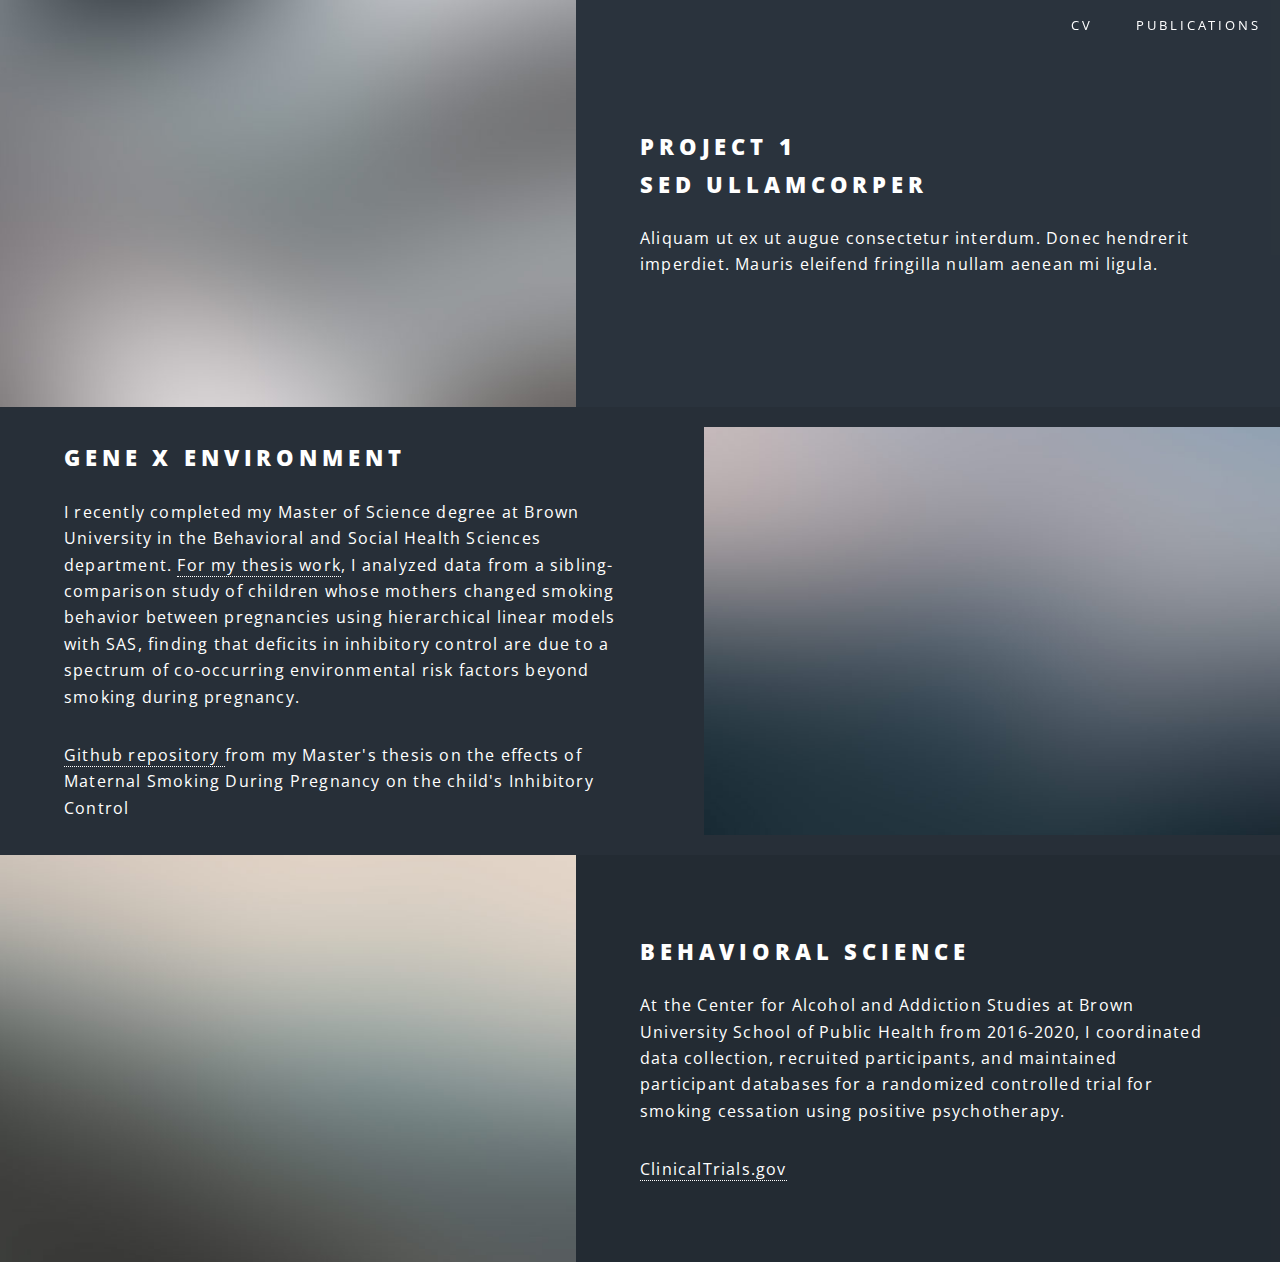
<file: publications.html>
<!DOCTYPE HTML>

<html>
	<head>
		<title>Rebecca Gordon</title>
		<meta charset="utf-8" />
		<meta name="viewport" content="width=device-width, initial-scale=1, user-scalable=no" />
		<link rel="stylesheet" href="assets/css/main.css" />
		<noscript><link rel="stylesheet" href="assets/css/noscript.css" /></noscript>
	</head>
	<body class="landing is-preload">

		<!-- Page Wrapper -->
			<div id="page-wrapper">

				<!-- Header -->
					<header id="header" class="alt">
						<h1><a href="index.html">Rebecca Gordon</a></h1>
						<nav id="nav">
							<ul>
								<li class="special">
									<li><a href="https://drive.google.com/file/d/16tWHirdCmvPlQgsEHd9oT6nvyhqvyhgj/view?usp=sharing">CV</a></li>
											<li><a href="Publications.html">Publications</a></li>
									<div id="menu">
										<ul>
											
											
										</ul>
									</div>
								</li>
							</ul>
						</nav>
					</header>
<section id="pubs" class="wrapper alt style2">
						<section class="spotlight">
							<div class="image"><img src="images/pic01.jpg" alt="" /></div><div class="content">
								<h2>Project 1<br />
								sed ullamcorper</h2>
								<p>Aliquam ut ex ut augue consectetur interdum. Donec hendrerit imperdiet. Mauris eleifend fringilla nullam aenean mi ligula.</p>
							</div>
						</section>
						<section class="spotlight">
							<div class="image"><img src="images/pic02.jpg" alt="" /></div><div class="content">
								<h2>Gene x Environment<br />
								</h2>
								<p>I recently completed my Master of Science degree at Brown University in the Behavioral and Social Health Sciences department. <a href="https://repository.library.brown.edu/studio/item/bdr:918810/"> For my thesis work</a>, I analyzed data from a sibling-comparison study of children whose mothers changed smoking behavior between pregnancies using hierarchical linear models with SAS, finding that deficits in inhibitory control are due to a spectrum of co-occurring environmental risk factors beyond smoking during pregnancy. </p>
<p> <a href="https://github.com/rebeccagordon/MSDP_IC" target="_blank"> Github repository </a> from my Master's thesis on the effects of Maternal Smoking During Pregnancy on the child's Inhibitory Control</p>
							</div>
						</section>
						<section class="spotlight">
							<div class="image"><img src="images/pic03.jpg" alt="" /></div><div class="content">
								<h2>Behavioral Science<br />
								</h2>
								<p>At the Center for Alcohol and Addiction Studies at Brown University School of Public Health from 2016-2020, I coordinated data collection, recruited participants, and maintained participant databases for a randomized controlled trial for smoking cessation using positive psychotherapy. </p> <a href="https://clinicaltrials.gov/ct2/show/NCT02997657?term=positive+psychotherapy+smoking+cessation&rank=1" target="_blank"> ClinicalTrials.gov </a></p>
							</div>
						</section>
					</section>
</file>
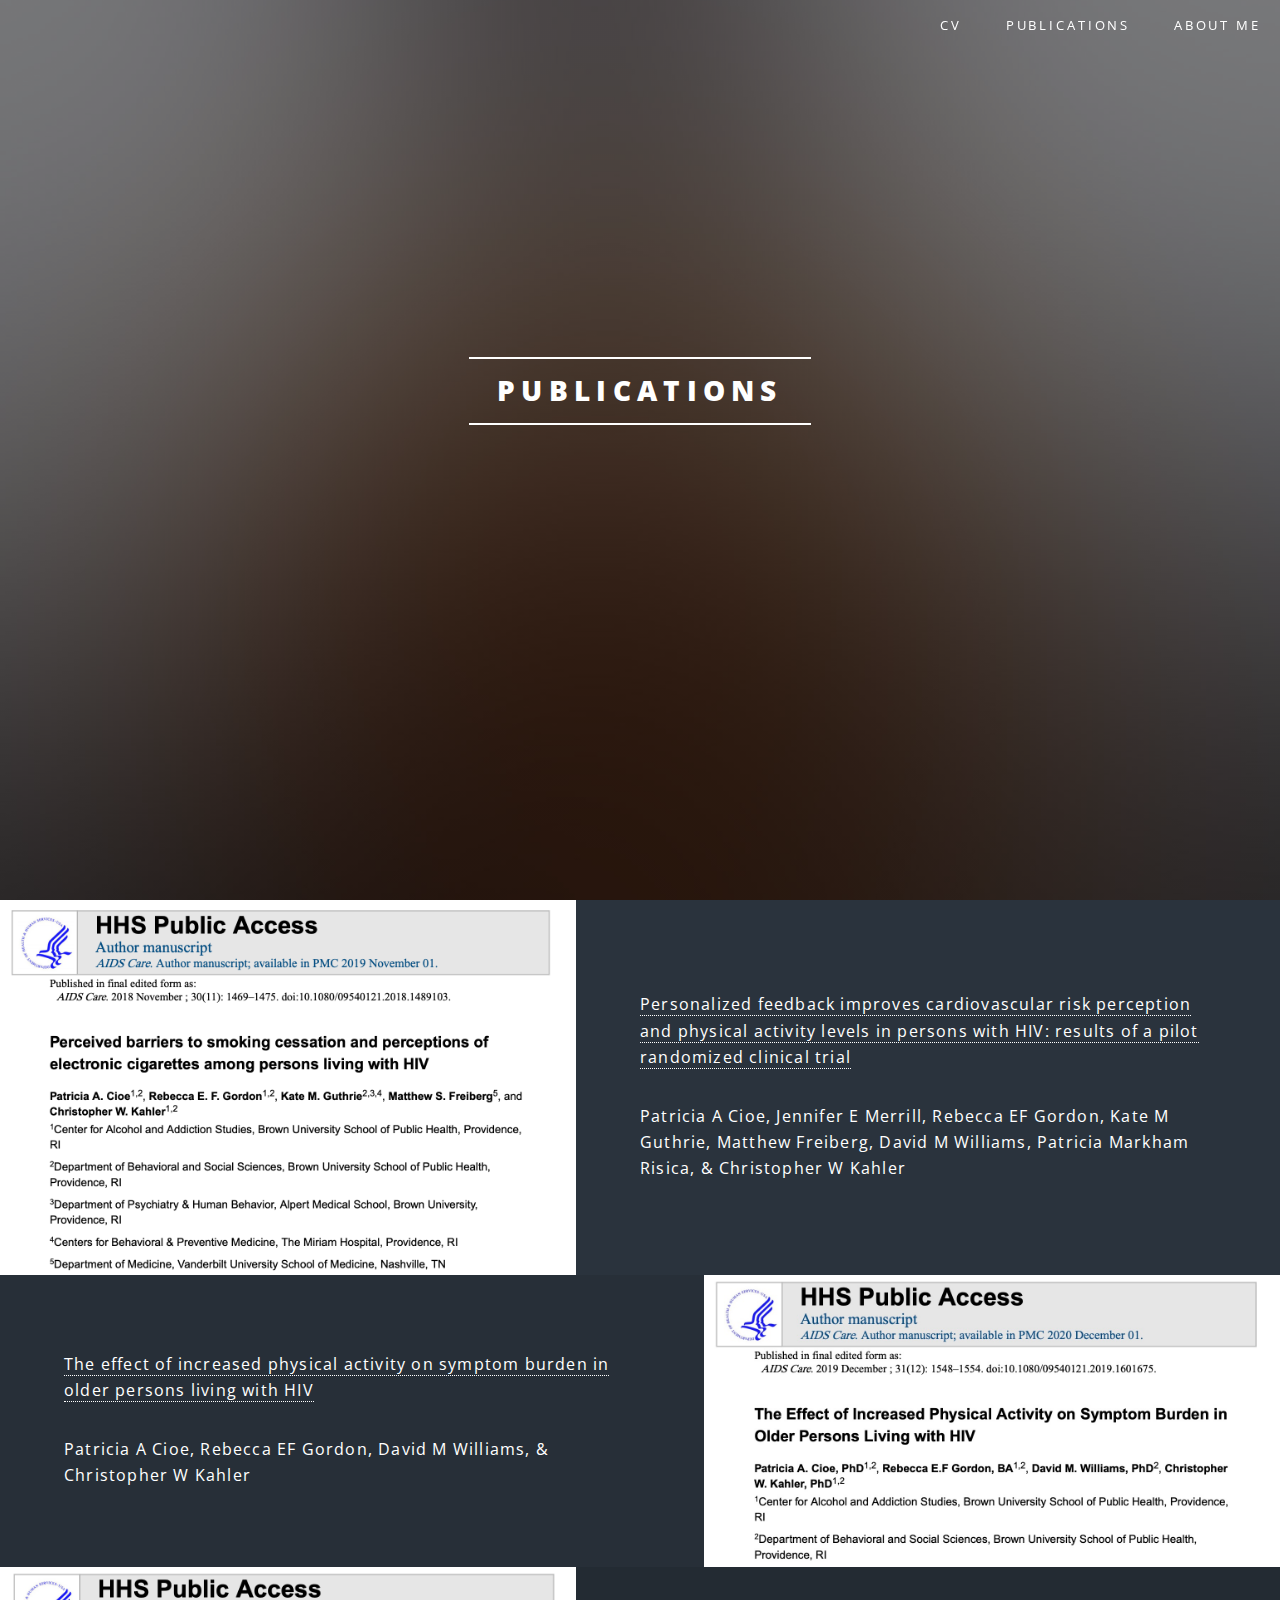
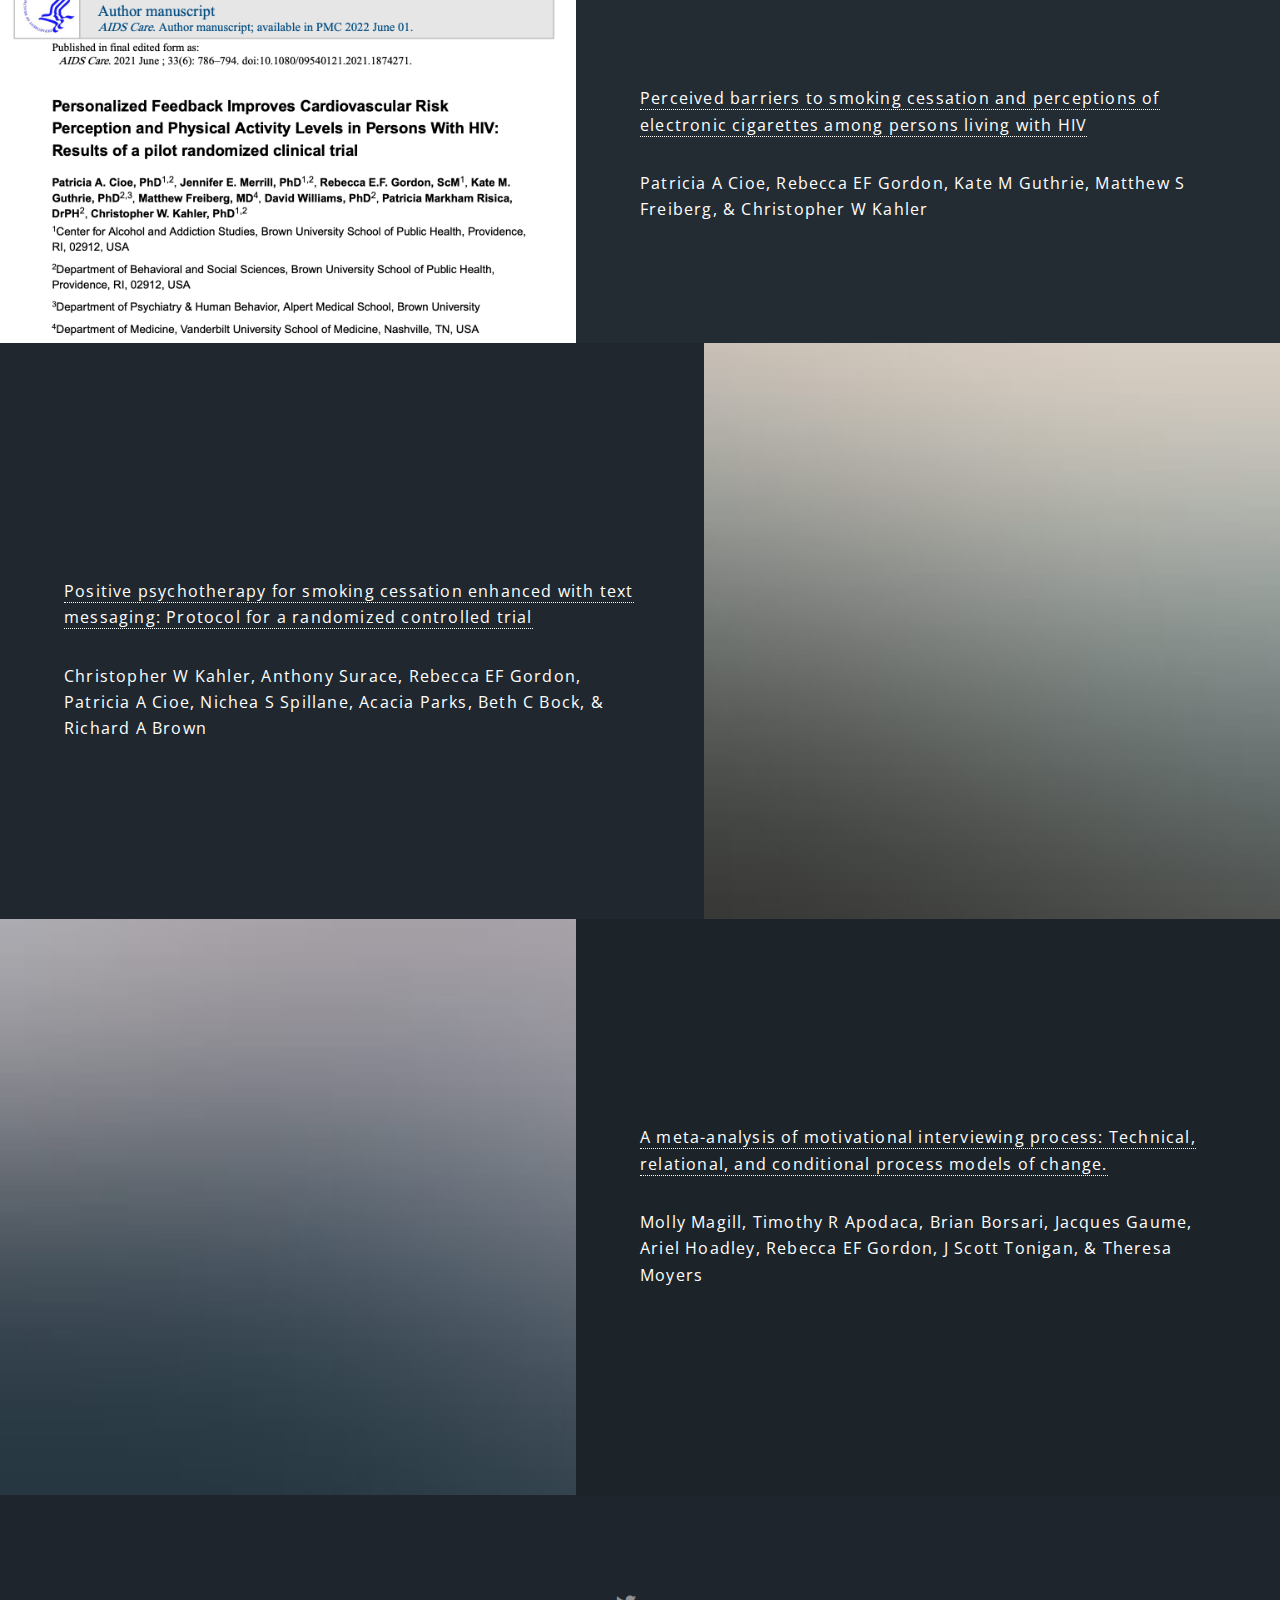
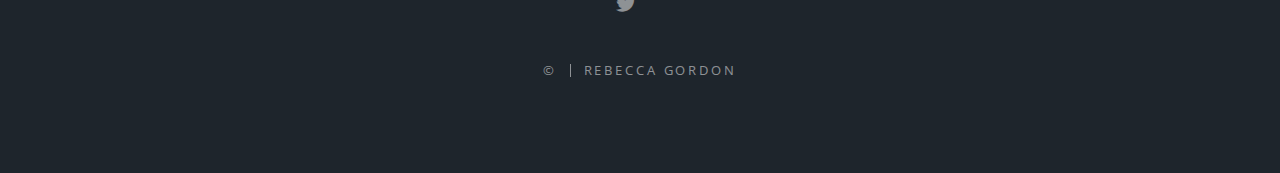
<file: Publications.html>
<!DOCTYPE HTML>

<html>
	<head>
		<title>Rebecca Gordon</title>
		<meta charset="utf-8" />
		<meta name="viewport" content="width=device-width, initial-scale=1, user-scalable=no" />
		<link rel="stylesheet" href="assets/css/main.css" />
		<noscript><link rel="stylesheet" href="assets/css/noscript.css" /></noscript>
	</head>
	<body class="landing is-preload">

		<!-- Page Wrapper -->
			<div id="page-wrapper">

				<!-- Header -->
					<header id="header" class="alt">
						<h1><a href="index.html">Rebecca Gordon</a></h1>
						<nav id="nav">
							<ul>
								<li class="special">
									<li><a href="https://drive.google.com/file/d/16tWHirdCmvPlQgsEHd9oT6nvyhqvyhgj/view?usp=sharing">CV</a></li>
											<li><a href="Publications.html">Publications</a></li>
								<li><a href="aboutme.html">About Me</a></li>
									<div id="menu">
										<ul>
											
											
										</ul>
									</div>
								</li>
							</ul>
						</nav>
					</header>
		<section id="banner">
						<div class="inner">
							<h2>Publications</h2>
							<p><br />
							<ul class="actions special">
								
							</ul>
						</div>
						
					</section>
<section id="pubs" class="wrapper alt style2">
						<section class="spotlight">
							<div class="image"><img src="images/pic06.jpg" alt="" /></div><div class="content">
								</h2>
								<p><a href="https://www.tandfonline.com/doi/abs/10.1080/09540121.2021.1874271"> Personalized feedback improves cardiovascular risk perception and physical activity levels in persons with HIV: results of a pilot randomized clinical trial</a></p>
							<p>Patricia A Cioe, Jennifer E Merrill, Rebecca EF Gordon, Kate M Guthrie, Matthew Freiberg, David M Williams, Patricia Markham Risica, & Christopher W Kahler</p>
							</div>
						</section>
		<section class="spotlight">
							<div class="image"><img src="images/pic07.jpg" alt="" /></div><div class="content">
								</h2>
								<p><a href="https://www.ncbi.nlm.nih.gov/pmc/articles/pmc6764868/"> The effect of increased physical activity on symptom burden in older persons living with HIV</a></p><p>Patricia A Cioe, Rebecca EF Gordon, David M Williams, & Christopher W Kahler</p>
							</div>
						</section>
	<section class="spotlight">
							<div class="image"><img src="images/pic21.jpeg" alt="" /></div><div class="content">
								</h2>
								<p><a href="https://www.ncbi.nlm.nih.gov/pmc/articles/PMC6296254/"> Perceived barriers to smoking cessation and perceptions of electronic cigarettes among persons living with HIV</a></p><p>Patricia A Cioe, Rebecca EF Gordon, Kate M Guthrie, Matthew S Freiberg, & Christopher W Kahler</p>
							</div>
						</section>
						<section class="spotlight">
							<div class="image"><img src="images/pic04.jpg" alt="" /></div><div class="content">
								<h2><br />
								</h2>
								<p><a href="https://www.ncbi.nlm.nih.gov/pmc/articles/PMC6484849/"> Positive psychotherapy for smoking cessation enhanced with text messaging: Protocol for a randomized controlled trial</a></p><p>Christopher W Kahler, Anthony Surace, Rebecca EF Gordon, Patricia A Cioe, Nichea S Spillane, Acacia Parks, Beth C Bock, & Richard A Brown</p>
							</div>
						</section>
						<section class="spotlight">
							<div class="image"><img src="images/pic05.jpg" alt="" /></div><div class="content">
								</h2>
								<p><a href="https://www.ncbi.nlm.nih.gov/pmc/articles/pmc5958907/"> A meta-analysis of motivational interviewing process: Technical, relational, and conditional process models of change.</a></p><p>Molly Magill, Timothy R Apodaca, Brian Borsari, Jacques Gaume, Ariel Hoadley, Rebecca EF Gordon, J Scott Tonigan, & Theresa Moyers</p>
							</div>
						</section>
					</section>
<!-- Footer -->
					<footer id="footer">
						<ul class="icons">
							<li><a href="https://twitter.com/rebecca_efg" class="icon brands fa-twitter"><span class="label">Twitter</span></a></li>
							<li><a href="https://twitter.com/rebecca_efg" class="icon brands fab-orcid"><span class="label">Orcid</span></a></li>
							
							
						</ul>
						<ul class="copyright">
							<li>&copy; </li><li>Rebecca Gordon</a></li>
						</ul>
					</footer>

			</div>
	<!-- Scripts -->
			<script src="assets/js/jquery.min.js"></script>
			<script src="assets/js/jquery.scrollex.min.js"></script>
			<script src="assets/js/jquery.scrolly.min.js"></script>
			<script src="assets/js/browser.min.js"></script>
			<script src="assets/js/breakpoints.min.js"></script>
			<script src="assets/js/util.js"></script>
			<script src="assets/js/main.js"></script>

	</body>
</html>
</file>
<file: assets/css/noscript.css>
/*
	Spectral by HTML5 UP
	html5up.net | @ajlkn
	Free for personal and commercial use under the CCA 3.0 license (html5up.net/license)
*/

/* Banner */

	body.is-preload #banner h2 {
		-moz-transform: none;
		-webkit-transform: none;
		-ms-transform: none;
		transform: none;
		opacity: 1;
	}

		body.is-preload #banner h2:before, body.is-preload #banner h2:after {
			width: 100%;
		}

	body.is-preload #banner .more {
		-moz-transform: none;
		-webkit-transform: none;
		-ms-transform: none;
		transform: none;
		opacity: 1;
	}

	body.is-preload #banner:after {
		opacity: 0;
	}
</file>
<file: assets/css/main.css>
@import url(fontawesome-all.min.css);
@import url("https://fonts.googleapis.com/css?family=Open+Sans:400,400italic,600,600italic,800,800italic");

/*
	Spectral by HTML5 UP
	html5up.net | @ajlkn
	Free for personal and commercial use under the CCA 3.0 license (html5up.net/license)
*/

html, body, div, span, applet, object,
iframe, h1, h2, h3, h4, h5, h6, p, blockquote,
pre, a, abbr, acronym, address, big, cite,
code, del, dfn, em, img, ins, kbd, q, s, samp,
small, strike, strong, sub, sup, tt, var, b,
u, i, center, dl, dt, dd, ol, ul, li, fieldset,
form, label, legend, table, caption, tbody,
tfoot, thead, tr, th, td, article, aside,
canvas, details, embed, figure, figcaption,
footer, header, hgroup, menu, nav, output, ruby,
section, summary, time, mark, audio, video {
	margin: 0;
	padding: 0;
	border: 0;
	font-size: 100%;
	font: inherit;
	vertical-align: baseline;}

article, aside, details, figcaption, figure,
footer, header, hgroup, menu, nav, section {
	display: block;}

body {
	line-height: 1;
}

ol, ul {
	list-style: none;
}

blockquote, q {
	quotes: none;
}

	blockquote:before, blockquote:after, q:before, q:after {
		content: '';
		content: none;
	}

table {
	border-collapse: collapse;
	border-spacing: 0;
}

body {
	-webkit-text-size-adjust: none;
}

mark {
	background-color: transparent;
	color: inherit;
}

input::-moz-focus-inner {
	border: 0;
	padding: 0;
}

input, select, textarea {
	-moz-appearance: none;
	-webkit-appearance: none;
	-ms-appearance: none;
	appearance: none;
}

/* Basic */

	@-ms-viewport {
		width: device-width;
	}

	html {
		box-sizing: border-box;
	}

	*, *:before, *:after {
		box-sizing: inherit;
	}

	body {
		background: #2e3842;
	}

		body.is-preload *, body.is-preload *:before, body.is-preload *:after {
			-moz-animation: none !important;
			-webkit-animation: none !important;
			-ms-animation: none !important;
			animation: none !important;
			-moz-transition: none !important;
			-webkit-transition: none !important;
			-ms-transition: none !important;
			transition: none !important;
		}

	body, input, select, textarea {
		color: #fff;
		font-family: "Open Sans", Helvetica, sans-serif;
		font-size: 15pt;
		font-weight: 400;
		letter-spacing: 0.075em;
		line-height: 1.65em;
	}

		@media screen and (max-width: 1680px) {

			body, input, select, textarea {
				font-size: 13pt;
			}

		}

		@media screen and (max-width: 1280px) {

			body, input, select, textarea {
				font-size: 12pt;
			}

		}

		@media screen and (max-width: 736px) {

			body, input, select, textarea {
				font-size: 11pt;
				letter-spacing: 0.0375em;
			}

		}

	a {
		-moz-transition: color 0.2s ease, border-bottom-color 0.2s ease;
		-webkit-transition: color 0.2s ease, border-bottom-color 0.2s ease;
		-ms-transition: color 0.2s ease, border-bottom-color 0.2s ease;
		transition: color 0.2s ease, border-bottom-color 0.2s ease;
		border-bottom: dotted 1px;
		color: inherit;
		text-decoration: none;
	}

		a:hover {
			border-bottom-color: transparent;
		}

	strong, b {
		color: #fff;
		font-weight: 600;
	}

	em, i {
		font-style: italic;
	}

	p {
		margin: 0 0 2em 0;
	}

	h1, h2, h3, h4, h5, h6 {
		color: #fff;
		font-weight: 800;
		letter-spacing: 0.225em;
		line-height: 1em;
		margin: 0 0 1em 0;
		text-transform: uppercase;
	}

		h1 a, h2 a, h3 a, h4 a, h5 a, h6 a {
			color: inherit;
			text-decoration: none;
		}

	h2 {
		font-size: 1.35em;
		line-height: 1.75em;
	}

		@media screen and (max-width: 736px) {

			h2 {
				font-size: 1.1em;
				line-height: 1.65em;
			}

		}

	h3 {
		font-size: 1.15em;
		line-height: 1.75em;
	}

		@media screen and (max-width: 736px) {

			h3 {
				font-size: 1em;
				line-height: 1.65em;
			}

		}

	h4 {
		font-size: 1em;
		line-height: 1.5em;
	}

	h5 {
		font-size: 0.8em;
		line-height: 1.5em;
	}

	h6 {
		font-size: 0.7em;
		line-height: 1.5em;
	}

	sub {
		font-size: 0.8em;
		position: relative;
		top: 0.5em;
	}

	sup {
		font-size: 0.8em;
		position: relative;
		top: -0.5em;
	}

	hr {
		border: 0;
		border-bottom: solid 2px #fff;
		margin: 3em 0;
	}

		hr.major {
			margin: 4.5em 0;
		}

	blockquote {
		border-left: solid 4px #fff;
		font-style: italic;
		margin: 0 0 2em 0;
		padding: 0.5em 0 0.5em 2em;
	}

	code {
		background: rgba(144, 144, 144, 0.25);
		border-radius: 3px;
		font-family: "Courier New", monospace;
		font-size: 0.9em;
		letter-spacing: 0;
		margin: 0 0.25em;
		padding: 0.25em 0.65em;
	}

	pre {
		-webkit-overflow-scrolling: touch;
		font-family: "Courier New", monospace;
		font-size: 0.9em;
		margin: 0 0 2em 0;
	}

		pre code {
			display: block;
			line-height: 1.75em;
			padding: 1em 1.5em;
			overflow-x: auto;
		}

	.align-left {
		text-align: left;
	}

	.align-center {
		text-align: center;
	}

	.align-right {
		text-align: right;
	}

/* Row */

	.row {
		display: flex;
		flex-wrap: wrap;
		box-sizing: border-box;
		align-items: stretch;
	}

		.row > * {
			box-sizing: border-box;
		}

		.row.gtr-uniform > * > :last-child {
			margin-bottom: 0;
		}

		.row.aln-left {
			justify-content: flex-start;
		}

		.row.aln-center {
			justify-content: center;
		}

		.row.aln-right {
			justify-content: flex-end;
		}

		.row.aln-top {
			align-items: flex-start;
		}

		.row.aln-middle {
			align-items: center;
		}

		.row.aln-bottom {
			align-items: flex-end;
		}

		.row > .imp {
			order: -1;
		}

		.row > .col-1 {
			width: 8.33333%;
		}

		.row > .off-1 {
			margin-left: 8.33333%;
		}

		.row > .col-2 {
			width: 16.66667%;
		}

		.row > .off-2 {
			margin-left: 16.66667%;
		}

		.row > .col-3 {
			width: 25%;
		}

		.row > .off-3 {
			margin-left: 25%;
		}

		.row > .col-4 {
			width: 33.33333%;
		}

		.row > .off-4 {
			margin-left: 33.33333%;
		}

		.row > .col-5 {
			width: 41.66667%;
		}

		.row > .off-5 {
			margin-left: 41.66667%;
		}

		.row > .col-6 {
			width: 50%;
		}

		.row > .off-6 {
			margin-left: 50%;
		}

		.row > .col-7 {
			width: 58.33333%;
		}

		.row > .off-7 {
			margin-left: 58.33333%;
		}

		.row > .col-8 {
			width: 66.66667%;
		}

		.row > .off-8 {
			margin-left: 66.66667%;
		}

		.row > .col-9 {
			width: 75%;
		}

		.row > .off-9 {
			margin-left: 75%;
		}

		.row > .col-10 {
			width: 83.33333%;
		}

		.row > .off-10 {
			margin-left: 83.33333%;
		}

		.row > .col-11 {
			width: 91.66667%;
		}

		.row > .off-11 {
			margin-left: 91.66667%;
		}

		.row > .col-12 {
			width: 100%;
		}

		.row > .off-12 {
			margin-left: 100%;
		}

		.row.gtr-0 {
			margin-top: 0;
			margin-left: 0em;
		}

			.row.gtr-0 > * {
				padding: 0 0 0 0em;
			}

			.row.gtr-0.gtr-uniform {
				margin-top: 0em;
			}

				.row.gtr-0.gtr-uniform > * {
					padding-top: 0em;
				}

		.row.gtr-25 {
			margin-top: 0;
			margin-left: -0.375em;
		}

			.row.gtr-25 > * {
				padding: 0 0 0 0.375em;
			}

			.row.gtr-25.gtr-uniform {
				margin-top: -0.375em;
			}

				.row.gtr-25.gtr-uniform > * {
					padding-top: 0.375em;
				}

		.row.gtr-50 {
			margin-top: 0;
			margin-left: -0.75em;
		}

			.row.gtr-50 > * {
				padding: 0 0 0 0.75em;
			}

			.row.gtr-50.gtr-uniform {
				margin-top: -0.75em;
			}

				.row.gtr-50.gtr-uniform > * {
					padding-top: 0.75em;
				}

		.row {
			margin-top: 0;
			margin-left: -1.5em;
		}

			.row > * {
				padding: 0 0 0 1.5em;
			}

			.row.gtr-uniform {
				margin-top: -1.5em;
			}

				.row.gtr-uniform > * {
					padding-top: 1.5em;
				}

		.row.gtr-150 {
			margin-top: 0;
			margin-left: -2.25em;
		}

			.row.gtr-150 > * {
				padding: 0 0 0 2.25em;
			}

			.row.gtr-150.gtr-uniform {
				margin-top: -2.25em;
			}

				.row.gtr-150.gtr-uniform > * {
					padding-top: 2.25em;
				}

		.row.gtr-200 {
			margin-top: 0;
			margin-left: -3em;
		}

			.row.gtr-200 > * {
				padding: 0 0 0 3em;
			}

			.row.gtr-200.gtr-uniform {
				margin-top: -3em;
			}

				.row.gtr-200.gtr-uniform > * {
					padding-top: 3em;
				}

		@media screen and (max-width: 1680px) {

			.row {
				display: flex;
				flex-wrap: wrap;
				box-sizing: border-box;
				align-items: stretch;
			}

				.row > * {
					box-sizing: border-box;
				}

				.row.gtr-uniform > * > :last-child {
					margin-bottom: 0;
				}

				.row.aln-left {
					justify-content: flex-start;
				}

				.row.aln-center {
					justify-content: center;
				}

				.row.aln-right {
					justify-content: flex-end;
				}

				.row.aln-top {
					align-items: flex-start;
				}

				.row.aln-middle {
					align-items: center;
				}

				.row.aln-bottom {
					align-items: flex-end;
				}

				.row > .imp-xlarge {
					order: -1;
				}

				.row > .col-1-xlarge {
					width: 8.33333%;
				}

				.row > .off-1-xlarge {
					margin-left: 8.33333%;
				}

				.row > .col-2-xlarge {
					width: 16.66667%;
				}

				.row > .off-2-xlarge {
					margin-left: 16.66667%;
				}

				.row > .col-3-xlarge {
					width: 25%;
				}

				.row > .off-3-xlarge {
					margin-left: 25%;
				}

				.row > .col-4-xlarge {
					width: 33.33333%;
				}

				.row > .off-4-xlarge {
					margin-left: 33.33333%;
				}

				.row > .col-5-xlarge {
					width: 41.66667%;
				}

				.row > .off-5-xlarge {
					margin-left: 41.66667%;
				}

				.row > .col-6-xlarge {
					width: 50%;
				}

				.row > .off-6-xlarge {
					margin-left: 50%;
				}

				.row > .col-7-xlarge {
					width: 58.33333%;
				}

				.row > .off-7-xlarge {
					margin-left: 58.33333%;
				}

				.row > .col-8-xlarge {
					width: 66.66667%;
				}

				.row > .off-8-xlarge {
					margin-left: 66.66667%;
				}

				.row > .col-9-xlarge {
					width: 75%;
				}

				.row > .off-9-xlarge {
					margin-left: 75%;
				}

				.row > .col-10-xlarge {
					width: 83.33333%;
				}

				.row > .off-10-xlarge {
					margin-left: 83.33333%;
				}

				.row > .col-11-xlarge {
					width: 91.66667%;
				}

				.row > .off-11-xlarge {
					margin-left: 91.66667%;
				}

				.row > .col-12-xlarge {
					width: 100%;
				}

				.row > .off-12-xlarge {
					margin-left: 100%;
				}

				.row.gtr-0 {
					margin-top: 0;
					margin-left: 0em;
				}

					.row.gtr-0 > * {
						padding: 0 0 0 0em;
					}

					.row.gtr-0.gtr-uniform {
						margin-top: 0em;
					}

						.row.gtr-0.gtr-uniform > * {
							padding-top: 0em;
						}

				.row.gtr-25 {
					margin-top: 0;
					margin-left: -0.375em;
				}

					.row.gtr-25 > * {
						padding: 0 0 0 0.375em;
					}

					.row.gtr-25.gtr-uniform {
						margin-top: -0.375em;
					}

						.row.gtr-25.gtr-uniform > * {
							padding-top: 0.375em;
						}

				.row.gtr-50 {
					margin-top: 0;
					margin-left: -0.75em;
				}

					.row.gtr-50 > * {
						padding: 0 0 0 0.75em;
					}

					.row.gtr-50.gtr-uniform {
						margin-top: -0.75em;
					}

						.row.gtr-50.gtr-uniform > * {
							padding-top: 0.75em;
						}

				.row {
					margin-top: 0;
					margin-left: -1.5em;
				}

					.row > * {
						padding: 0 0 0 1.5em;
					}

					.row.gtr-uniform {
						margin-top: -1.5em;
					}

						.row.gtr-uniform > * {
							padding-top: 1.5em;
						}

				.row.gtr-150 {
					margin-top: 0;
					margin-left: -2.25em;
				}

					.row.gtr-150 > * {
						padding: 0 0 0 2.25em;
					}

					.row.gtr-150.gtr-uniform {
						margin-top: -2.25em;
					}

						.row.gtr-150.gtr-uniform > * {
							padding-top: 2.25em;
						}

				.row.gtr-200 {
					margin-top: 0;
					margin-left: -3em;
				}

					.row.gtr-200 > * {
						padding: 0 0 0 3em;
					}

					.row.gtr-200.gtr-uniform {
						margin-top: -3em;
					}

						.row.gtr-200.gtr-uniform > * {
							padding-top: 3em;
						}

		}

		@media screen and (max-width: 1280px) {

			.row {
				display: flex;
				flex-wrap: wrap;
				box-sizing: border-box;
				align-items: stretch;
			}

				.row > * {
					box-sizing: border-box;
				}

				.row.gtr-uniform > * > :last-child {
					margin-bottom: 0;
				}

				.row.aln-left {
					justify-content: flex-start;
				}

				.row.aln-center {
					justify-content: center;
				}

				.row.aln-right {
					justify-content: flex-end;
				}

				.row.aln-top {
					align-items: flex-start;
				}

				.row.aln-middle {
					align-items: center;
				}

				.row.aln-bottom {
					align-items: flex-end;
				}

				.row > .imp-large {
					order: -1;
				}

				.row > .col-1-large {
					width: 8.33333%;
				}

				.row > .off-1-large {
					margin-left: 8.33333%;
				}

				.row > .col-2-large {
					width: 16.66667%;
				}

				.row > .off-2-large {
					margin-left: 16.66667%;
				}

				.row > .col-3-large {
					width: 25%;
				}

				.row > .off-3-large {
					margin-left: 25%;
				}

				.row > .col-4-large {
					width: 33.33333%;
				}

				.row > .off-4-large {
					margin-left: 33.33333%;
				}

				.row > .col-5-large {
					width: 41.66667%;
				}

				.row > .off-5-large {
					margin-left: 41.66667%;
				}

				.row > .col-6-large {
					width: 50%;
				}

				.row > .off-6-large {
					margin-left: 50%;
				}

				.row > .col-7-large {
					width: 58.33333%;
				}

				.row > .off-7-large {
					margin-left: 58.33333%;
				}

				.row > .col-8-large {
					width: 66.66667%;
				}

				.row > .off-8-large {
					margin-left: 66.66667%;
				}

				.row > .col-9-large {
					width: 75%;
				}

				.row > .off-9-large {
					margin-left: 75%;
				}

				.row > .col-10-large {
					width: 83.33333%;
				}

				.row > .off-10-large {
					margin-left: 83.33333%;
				}

				.row > .col-11-large {
					width: 91.66667%;
				}

				.row > .off-11-large {
					margin-left: 91.66667%;
				}

				.row > .col-12-large {
					width: 100%;
				}

				.row > .off-12-large {
					margin-left: 100%;
				}

				.row.gtr-0 {
					margin-top: 0;
					margin-left: 0em;
				}

					.row.gtr-0 > * {
						padding: 0 0 0 0em;
					}

					.row.gtr-0.gtr-uniform {
						margin-top: 0em;
					}

						.row.gtr-0.gtr-uniform > * {
							padding-top: 0em;
						}

				.row.gtr-25 {
					margin-top: 0;
					margin-left: -0.375em;
				}

					.row.gtr-25 > * {
						padding: 0 0 0 0.375em;
					}

					.row.gtr-25.gtr-uniform {
						margin-top: -0.375em;
					}

						.row.gtr-25.gtr-uniform > * {
							padding-top: 0.375em;
						}

				.row.gtr-50 {
					margin-top: 0;
					margin-left: -0.75em;
				}

					.row.gtr-50 > * {
						padding: 0 0 0 0.75em;
					}

					.row.gtr-50.gtr-uniform {
						margin-top: -0.75em;
					}

						.row.gtr-50.gtr-uniform > * {
							padding-top: 0.75em;
						}

				.row {
					margin-top: 0;
					margin-left: -1.5em;
				}

					.row > * {
						padding: 0 0 0 1.5em;
					}

					.row.gtr-uniform {
						margin-top: -1.5em;
					}

						.row.gtr-uniform > * {
							padding-top: 1.5em;
						}

				.row.gtr-150 {
					margin-top: 0;
					margin-left: -2.25em;
				}

					.row.gtr-150 > * {
						padding: 0 0 0 2.25em;
					}

					.row.gtr-150.gtr-uniform {
						margin-top: -2.25em;
					}

						.row.gtr-150.gtr-uniform > * {
							padding-top: 2.25em;
						}

				.row.gtr-200 {
					margin-top: 0;
					margin-left: -3em;
				}

					.row.gtr-200 > * {
						padding: 0 0 0 3em;
					}

					.row.gtr-200.gtr-uniform {
						margin-top: -3em;
					}

						.row.gtr-200.gtr-uniform > * {
							padding-top: 3em;
						}

		}

		@media screen and (max-width: 980px) {

			.row {
				display: flex;
				flex-wrap: wrap;
				box-sizing: border-box;
				align-items: stretch;
			}

				.row > * {
					box-sizing: border-box;
				}

				.row.gtr-uniform > * > :last-child {
					margin-bottom: 0;
				}

				.row.aln-left {
					justify-content: flex-start;
				}

				.row.aln-center {
					justify-content: center;
				}

				.row.aln-right {
					justify-content: flex-end;
				}

				.row.aln-top {
					align-items: flex-start;
				}

				.row.aln-middle {
					align-items: center;
				}

				.row.aln-bottom {
					align-items: flex-end;
				}

				.row > .imp-medium {
					order: -1;
				}

				.row > .col-1-medium {
					width: 8.33333%;
				}

				.row > .off-1-medium {
					margin-left: 8.33333%;
				}

				.row > .col-2-medium {
					width: 16.66667%;
				}

				.row > .off-2-medium {
					margin-left: 16.66667%;
				}

				.row > .col-3-medium {
					width: 25%;
				}

				.row > .off-3-medium {
					margin-left: 25%;
				}

				.row > .col-4-medium {
					width: 33.33333%;
				}

				.row > .off-4-medium {
					margin-left: 33.33333%;
				}

				.row > .col-5-medium {
					width: 41.66667%;
				}

				.row > .off-5-medium {
					margin-left: 41.66667%;
				}

				.row > .col-6-medium {
					width: 50%;
				}

				.row > .off-6-medium {
					margin-left: 50%;
				}

				.row > .col-7-medium {
					width: 58.33333%;
				}

				.row > .off-7-medium {
					margin-left: 58.33333%;
				}

				.row > .col-8-medium {
					width: 66.66667%;
				}

				.row > .off-8-medium {
					margin-left: 66.66667%;
				}

				.row > .col-9-medium {
					width: 75%;
				}

				.row > .off-9-medium {
					margin-left: 75%;
				}

				.row > .col-10-medium {
					width: 83.33333%;
				}

				.row > .off-10-medium {
					margin-left: 83.33333%;
				}

				.row > .col-11-medium {
					width: 91.66667%;
				}

				.row > .off-11-medium {
					margin-left: 91.66667%;
				}

				.row > .col-12-medium {
					width: 100%;
				}

				.row > .off-12-medium {
					margin-left: 100%;
				}

				.row.gtr-0 {
					margin-top: 0;
					margin-left: 0em;
				}

					.row.gtr-0 > * {
						padding: 0 0 0 0em;
					}

					.row.gtr-0.gtr-uniform {
						margin-top: 0em;
					}

						.row.gtr-0.gtr-uniform > * {
							padding-top: 0em;
						}

				.row.gtr-25 {
					margin-top: 0;
					margin-left: -0.375em;
				}

					.row.gtr-25 > * {
						padding: 0 0 0 0.375em;
					}

					.row.gtr-25.gtr-uniform {
						margin-top: -0.375em;
					}

						.row.gtr-25.gtr-uniform > * {
							padding-top: 0.375em;
						}

				.row.gtr-50 {
					margin-top: 0;
					margin-left: -0.75em;
				}

					.row.gtr-50 > * {
						padding: 0 0 0 0.75em;
					}

					.row.gtr-50.gtr-uniform {
						margin-top: -0.75em;
					}

						.row.gtr-50.gtr-uniform > * {
							padding-top: 0.75em;
						}

				.row {
					margin-top: 0;
					margin-left: -1.5em;
				}

					.row > * {
						padding: 0 0 0 1.5em;
					}

					.row.gtr-uniform {
						margin-top: -1.5em;
					}

						.row.gtr-uniform > * {
							padding-top: 1.5em;
						}

				.row.gtr-150 {
					margin-top: 0;
					margin-left: -2.25em;
				}

					.row.gtr-150 > * {
						padding: 0 0 0 2.25em;
					}

					.row.gtr-150.gtr-uniform {
						margin-top: -2.25em;
					}

						.row.gtr-150.gtr-uniform > * {
							padding-top: 2.25em;
						}

				.row.gtr-200 {
					margin-top: 0;
					margin-left: -3em;
				}

					.row.gtr-200 > * {
						padding: 0 0 0 3em;
					}

					.row.gtr-200.gtr-uniform {
						margin-top: -3em;
					}

						.row.gtr-200.gtr-uniform > * {
							padding-top: 3em;
						}

		}

		@media screen and (max-width: 736px) {

			.row {
				display: flex;
				flex-wrap: wrap;
				box-sizing: border-box;
				align-items: stretch;
			}

				.row > * {
					box-sizing: border-box;
				}

				.row.gtr-uniform > * > :last-child {
					margin-bottom: 0;
				}

				.row.aln-left {
					justify-content: flex-start;
				}

				.row.aln-center {
					justify-content: center;
				}

				.row.aln-right {
					justify-content: flex-end;
				}

				.row.aln-top {
					align-items: flex-start;
				}

				.row.aln-middle {
					align-items: center;
				}

				.row.aln-bottom {
					align-items: flex-end;
				}

				.row > .imp-small {
					order: -1;
				}

				.row > .col-1-small {
					width: 8.33333%;
				}

				.row > .off-1-small {
					margin-left: 8.33333%;
				}

				.row > .col-2-small {
					width: 16.66667%;
				}

				.row > .off-2-small {
					margin-left: 16.66667%;
				}

				.row > .col-3-small {
					width: 25%;
				}

				.row > .off-3-small {
					margin-left: 25%;
				}

				.row > .col-4-small {
					width: 33.33333%;
				}

				.row > .off-4-small {
					margin-left: 33.33333%;
				}

				.row > .col-5-small {
					width: 41.66667%;
				}

				.row > .off-5-small {
					margin-left: 41.66667%;
				}

				.row > .col-6-small {
					width: 50%;
				}

				.row > .off-6-small {
					margin-left: 50%;
				}

				.row > .col-7-small {
					width: 58.33333%;
				}

				.row > .off-7-small {
					margin-left: 58.33333%;
				}

				.row > .col-8-small {
					width: 66.66667%;
				}

				.row > .off-8-small {
					margin-left: 66.66667%;
				}

				.row > .col-9-small {
					width: 75%;
				}

				.row > .off-9-small {
					margin-left: 75%;
				}

				.row > .col-10-small {
					width: 83.33333%;
				}

				.row > .off-10-small {
					margin-left: 83.33333%;
				}

				.row > .col-11-small {
					width: 91.66667%;
				}

				.row > .off-11-small {
					margin-left: 91.66667%;
				}

				.row > .col-12-small {
					width: 100%;
				}

				.row > .off-12-small {
					margin-left: 100%;
				}

				.row.gtr-0 {
					margin-top: 0;
					margin-left: 0em;
				}

					.row.gtr-0 > * {
						padding: 0 0 0 0em;
					}

					.row.gtr-0.gtr-uniform {
						margin-top: 0em;
					}

						.row.gtr-0.gtr-uniform > * {
							padding-top: 0em;
						}

				.row.gtr-25 {
					margin-top: 0;
					margin-left: -0.375em;
				}

					.row.gtr-25 > * {
						padding: 0 0 0 0.375em;
					}

					.row.gtr-25.gtr-uniform {
						margin-top: -0.375em;
					}

						.row.gtr-25.gtr-uniform > * {
							padding-top: 0.375em;
						}

				.row.gtr-50 {
					margin-top: 0;
					margin-left: -0.75em;
				}

					.row.gtr-50 > * {
						padding: 0 0 0 0.75em;
					}

					.row.gtr-50.gtr-uniform {
						margin-top: -0.75em;
					}

						.row.gtr-50.gtr-uniform > * {
							padding-top: 0.75em;
						}

				.row {
					margin-top: 0;
					margin-left: -1.5em;
				}

					.row > * {
						padding: 0 0 0 1.5em;
					}

					.row.gtr-uniform {
						margin-top: -1.5em;
					}

						.row.gtr-uniform > * {
							padding-top: 1.5em;
						}

				.row.gtr-150 {
					margin-top: 0;
					margin-left: -2.25em;
				}

					.row.gtr-150 > * {
						padding: 0 0 0 2.25em;
					}

					.row.gtr-150.gtr-uniform {
						margin-top: -2.25em;
					}

						.row.gtr-150.gtr-uniform > * {
							padding-top: 2.25em;
						}

				.row.gtr-200 {
					margin-top: 0;
					margin-left: -3em;
				}

					.row.gtr-200 > * {
						padding: 0 0 0 3em;
					}

					.row.gtr-200.gtr-uniform {
						margin-top: -3em;
					}

						.row.gtr-200.gtr-uniform > * {
							padding-top: 3em;
						}

		}

		@media screen and (max-width: 480px) {

			.row {
				display: flex;
				flex-wrap: wrap;
				box-sizing: border-box;
				align-items: stretch;
			}

				.row > * {
					box-sizing: border-box;
				}

				.row.gtr-uniform > * > :last-child {
					margin-bottom: 0;
				}

				.row.aln-left {
					justify-content: flex-start;
				}

				.row.aln-center {
					justify-content: center;
				}

				.row.aln-right {
					justify-content: flex-end;
				}

				.row.aln-top {
					align-items: flex-start;
				}

				.row.aln-middle {
					align-items: center;
				}

				.row.aln-bottom {
					align-items: flex-end;
				}

				.row > .imp-xsmall {
					order: -1;
				}

				.row > .col-1-xsmall {
					width: 8.33333%;
				}

				.row > .off-1-xsmall {
					margin-left: 8.33333%;
				}

				.row > .col-2-xsmall {
					width: 16.66667%;
				}

				.row > .off-2-xsmall {
					margin-left: 16.66667%;
				}

				.row > .col-3-xsmall {
					width: 25%;
				}

				.row > .off-3-xsmall {
					margin-left: 25%;
				}

				.row > .col-4-xsmall {
					width: 33.33333%;
				}

				.row > .off-4-xsmall {
					margin-left: 33.33333%;
				}

				.row > .col-5-xsmall {
					width: 41.66667%;
				}

				.row > .off-5-xsmall {
					margin-left: 41.66667%;
				}

				.row > .col-6-xsmall {
					width: 50%;
				}

				.row > .off-6-xsmall {
					margin-left: 50%;
				}

				.row > .col-7-xsmall {
					width: 58.33333%;
				}

				.row > .off-7-xsmall {
					margin-left: 58.33333%;
				}

				.row > .col-8-xsmall {
					width: 66.66667%;
				}

				.row > .off-8-xsmall {
					margin-left: 66.66667%;
				}

				.row > .col-9-xsmall {
					width: 75%;
				}

				.row > .off-9-xsmall {
					margin-left: 75%;
				}

				.row > .col-10-xsmall {
					width: 83.33333%;
				}

				.row > .off-10-xsmall {
					margin-left: 83.33333%;
				}

				.row > .col-11-xsmall {
					width: 91.66667%;
				}

				.row > .off-11-xsmall {
					margin-left: 91.66667%;
				}

				.row > .col-12-xsmall {
					width: 100%;
				}

				.row > .off-12-xsmall {
					margin-left: 100%;
				}

				.row.gtr-0 {
					margin-top: 0;
					margin-left: 0em;
				}

					.row.gtr-0 > * {
						padding: 0 0 0 0em;
					}

					.row.gtr-0.gtr-uniform {
						margin-top: 0em;
					}

						.row.gtr-0.gtr-uniform > * {
							padding-top: 0em;
						}

				.row.gtr-25 {
					margin-top: 0;
					margin-left: -0.375em;
				}

					.row.gtr-25 > * {
						padding: 0 0 0 0.375em;
					}

					.row.gtr-25.gtr-uniform {
						margin-top: -0.375em;
					}

						.row.gtr-25.gtr-uniform > * {
							padding-top: 0.375em;
						}

				.row.gtr-50 {
					margin-top: 0;
					margin-left: -0.75em;
				}

					.row.gtr-50 > * {
						padding: 0 0 0 0.75em;
					}

					.row.gtr-50.gtr-uniform {
						margin-top: -0.75em;
					}

						.row.gtr-50.gtr-uniform > * {
							padding-top: 0.75em;
						}

				.row {
					margin-top: 0;
					margin-left: -1.5em;
				}

					.row > * {
						padding: 0 0 0 1.5em;
					}

					.row.gtr-uniform {
						margin-top: -1.5em;
					}

						.row.gtr-uniform > * {
							padding-top: 1.5em;
						}

				.row.gtr-150 {
					margin-top: 0;
					margin-left: -2.25em;
				}

					.row.gtr-150 > * {
						padding: 0 0 0 2.25em;
					}

					.row.gtr-150.gtr-uniform {
						margin-top: -2.25em;
					}

						.row.gtr-150.gtr-uniform > * {
							padding-top: 2.25em;
						}

				.row.gtr-200 {
					margin-top: 0;
					margin-left: -3em;
				}

					.row.gtr-200 > * {
						padding: 0 0 0 3em;
					}

					.row.gtr-200.gtr-uniform {
						margin-top: -3em;
					}

						.row.gtr-200.gtr-uniform > * {
							padding-top: 3em;
						}

		}

/* Section/Article */

	section.special, article.special {
		text-align: center;
	}

	header p {
		color: rgba(255, 255, 255, 0.5);
		position: relative;
		top: -0.25em;
	}

	header h3 + p {
		font-size: 1.1em;
	}

	header h4 + p,
	header h5 + p,
	header h6 + p {
		font-size: 0.9em;
	}

	header.major {
		margin: 0 0 3.5em 0;
	}

		header.major h2, header.major h3, header.major h4, header.major h5, header.major h6 {
			border-bottom: solid 2px #fff;
			display: inline-block;
			padding-bottom: 1em;
			position: relative;
		}

			header.major h2:after, header.major h3:after, header.major h4:after, header.major h5:after, header.major h6:after {
				content: '';
				display: block;
				height: 1px;
			}

		header.major p {
			color: #fff;
			top: 0;
		}

		@media screen and (max-width: 736px) {

			header.major {
				margin: 0 0 2em 0;
			}

		}

	@media screen and (max-width: 980px) {

		header br {
			display: none;
		}

	}

/* Form */

	form {
		margin: 0 0 2em 0;
	}

	label {
		color: #fff;
		display: block;
		font-size: 0.9em;
		font-weight: 600;
		margin: 0 0 1em 0;
	}

	input[type="text"],
	input[type="password"],
	input[type="email"],
	select,
	textarea {
		-moz-appearance: none;
		-webkit-appearance: none;
		-ms-appearance: none;
		appearance: none;
		background-color: rgba(144, 144, 144, 0.25);
		border-radius: 3px;
		border: none;
		color: inherit;
		display: block;
		outline: 0;
		padding: 0 1em;
		text-decoration: none;
		width: 100%;
	}

		input[type="text"]:invalid,
		input[type="password"]:invalid,
		input[type="email"]:invalid,
		select:invalid,
		textarea:invalid {
			box-shadow: none;
		}

		input[type="text"]:focus,
		input[type="password"]:focus,
		input[type="email"]:focus,
		select:focus,
		textarea:focus {
			box-shadow: 0 0 0 2px #21b2a6;
		}

	select {
		background-size: 1.25em;
		background-repeat: no-repeat;
		background-position: calc(100% - 1em) center;
		height: 2.75em;
		padding-right: 2.75em;
		text-overflow: ellipsis;
	}

		select:focus::-ms-value {
			background-color: transparent;
		}

		select::-ms-expand {
			display: none;
		}

	input[type="text"],
	input[type="password"],
	input[type="email"],
	select {
		height: 2.75em;
	}

	textarea {
		padding: 0.75em 1em;
	}

	input[type="checkbox"],
	input[type="radio"] {
		-moz-appearance: none;
		-webkit-appearance: none;
		-ms-appearance: none;
		appearance: none;
		display: block;
		float: left;
		margin-right: -2em;
		opacity: 0;
		width: 1em;
		z-index: -1;
	}

		input[type="checkbox"] + label,
		input[type="radio"] + label {
			text-decoration: none;
			color: #fff;
			cursor: pointer;
			display: inline-block;
			font-size: 1em;
			font-weight: 400;
			padding-left: 2.4em;
			padding-right: 0.75em;
			position: relative;
		}

			input[type="checkbox"] + label:before,
			input[type="radio"] + label:before {
				-moz-osx-font-smoothing: grayscale;
				-webkit-font-smoothing: antialiased;
				display: inline-block;
				font-style: normal;
				font-variant: normal;
				text-rendering: auto;
				line-height: 1;
				text-transform: none !important;
				font-family: 'Font Awesome 5 Free';
				font-weight: 900;
			}

			input[type="checkbox"] + label:before,
			input[type="radio"] + label:before {
				background: rgba(144, 144, 144, 0.25);
				border-radius: 3px;
				content: '';
				display: inline-block;
				font-size: 0.8em;
				height: 2.0625em;
				left: 0;
				line-height: 2.0625em;
				position: absolute;
				text-align: center;
				top: 0;
				width: 2.0625em;
			}

		input[type="checkbox"]:checked + label:before,
		input[type="radio"]:checked + label:before {
			background: #2e3842;
			color: #fff;
			content: '\f00c';
		}

		input[type="checkbox"]:focus + label:before,
		input[type="radio"]:focus + label:before {
			box-shadow: 0 0 0 2px #21b2a6;
		}

	input[type="checkbox"] + label:before {
		border-radius: 3px;
	}

	input[type="radio"] + label:before {
		border-radius: 100%;
	}

	::-webkit-input-placeholder {
		color: rgba(255, 255, 255, 0.5) !important;
		opacity: 1.0;
	}

	:-moz-placeholder {
		color: rgba(255, 255, 255, 0.5) !important;
		opacity: 1.0;
	}

	::-moz-placeholder {
		color: rgba(255, 255, 255, 0.5) !important;
		opacity: 1.0;
	}

	:-ms-input-placeholder {
		color: rgba(255, 255, 255, 0.5) !important;
		opacity: 1.0;
	}

/* Box */

	.box {
		border-radius: 3px;
		border: solid 2px #fff;
		margin-bottom: 2em;
		padding: 1.5em;
	}

		.box > :last-child,
		.box > :last-child > :last-child,
		.box > :last-child > :last-child > :last-child {
			margin-bottom: 0;
		}

		.box.alt {
			border: 0;
			border-radius: 0;
			padding: 0;
		}

/* Icon */

	.icon {
		text-decoration: none;
		border-bottom: none;
		position: relative;
	}

		.icon:before {
			-moz-osx-font-smoothing: grayscale;
			-webkit-font-smoothing: antialiased;
			display: inline-block;
			font-style: normal;
			font-variant: normal;
			text-rendering: auto;
			line-height: 1;
			text-transform: none !important;
			font-family: 'Font Awesome 5 Free';
			font-weight: 400;
		}

		.icon > .label {
			display: none;
		}

		.icon:before {
			line-height: inherit;
		}

		.icon.solid:before {
			font-weight: 900;
		}

		.icon.brands:before {
			font-family: 'Font Awesome 5 Brands';
		}

		.icon.major {
			-moz-transform: rotate(-45deg);
			-webkit-transform: rotate(-45deg);
			-ms-transform: rotate(-45deg);
			transform: rotate(-45deg);
			border-radius: 3px;
			border: solid 2px #fff;
			display: inline-block;
			font-size: 1.35em;
			height: calc(3em + 2px);
			line-height: 3em;
			text-align: center;
			width: calc(3em + 2px);
		}

			.icon.major:before {
				-moz-transform: rotate(45deg);
				-webkit-transform: rotate(45deg);
				-ms-transform: rotate(45deg);
				transform: rotate(45deg);
				display: inline-block;
				font-size: 1.5em;
			}

			@media screen and (max-width: 736px) {

				.icon.major {
					font-size: 1em;
				}

			}

		.icon.style1 {
			color: #00ffcc;
		}

		.icon.style2 {
			color: #00f0ff;
		}

		.icon.style3 {
			color: #76ddff;
		}

/* Image */

	.image {
		border-radius: 3px;
		border: 0;
		display: inline-block;
		position: relative;
	}

		.image img {
			border-radius: 3px;
			display: block;
		}

		.image.left {
			float: left;
			margin: 0 2em 2em 0;
			top: 0.25em;
		}

		.image.right {
			float: right;
			margin: 0 0 2em 2em;
			top: 0.25em;
		}

		.image.left, .image.right {
			max-width: 40%;
		}

			.image.left img, .image.right img {
				width: 100%;
			}

		.image.fit {
			display: block;
			margin: 0 0 2em 0;
			width: 100%;
		}

			.image.fit img {
				width: 100%;
			}

/* List */

	ol {
		list-style: decimal;
		margin: 0 0 2em 0;
		padding-left: 1.25em;
	}

		ol li {
			padding-left: 0.25em;
		}

	ul {
		list-style: disc;
		margin: 0 0 2em 0;
		padding-left: 1em;
	}

		ul li {
			padding-left: 0.5em;
		}

		ul.alt {
			list-style: none;
			padding-left: 0;
		}

			ul.alt li {
				border-top: solid 1px #fff;
				padding: 0.5em 0;
			}

				ul.alt li:first-child {
					border-top: 0;
					padding-top: 0;
				}

	dl {
		margin: 0 0 2em 0;
	}

/* Actions */

	ul.actions {
		display: -moz-flex;
		display: -webkit-flex;
		display: -ms-flex;
		display: flex;
		cursor: default;
		list-style: none;
		margin-left: -1em;
		padding-left: 0;
	}

		ul.actions li {
			padding: 0 0 0 1em;
			vertical-align: middle;
		}

		ul.actions.special {
			-moz-justify-content: center;
			-webkit-justify-content: center;
			-ms-justify-content: center;
			justify-content: center;
			width: 100%;
			margin-left: 0;
		}

			ul.actions.special li:first-child {
				padding-left: 0;
			}

		ul.actions.stacked {
			-moz-flex-direction: column;
			-webkit-flex-direction: column;
			-ms-flex-direction: column;
			flex-direction: column;
			margin-left: 0;
		}

			ul.actions.stacked li {
				padding: 1em 0 0 0;
			}

				ul.actions.stacked li:first-child {
					padding-top: 0;
				}

		ul.actions.fit {
			width: calc(100% + 1em);
		}

			ul.actions.fit li {
				-moz-flex-grow: 1;
				-webkit-flex-grow: 1;
				-ms-flex-grow: 1;
				flex-grow: 1;
				-moz-flex-shrink: 1;
				-webkit-flex-shrink: 1;
				-ms-flex-shrink: 1;
				flex-shrink: 1;
				width: 100%;
			}

				ul.actions.fit li > * {
					width: 100%;
				}

			ul.actions.fit.stacked {
				width: 100%;
			}

		@media screen and (max-width: 480px) {

			ul.actions:not(.fixed) {
				-moz-flex-direction: column;
				-webkit-flex-direction: column;
				-ms-flex-direction: column;
				flex-direction: column;
				margin-left: 0;
				width: 100% !important;
			}

				ul.actions:not(.fixed) li {
					-moz-flex-grow: 1;
					-webkit-flex-grow: 1;
					-ms-flex-grow: 1;
					flex-grow: 1;
					-moz-flex-shrink: 1;
					-webkit-flex-shrink: 1;
					-ms-flex-shrink: 1;
					flex-shrink: 1;
					padding: 1em 0 0 0;
					text-align: center;
					width: 100%;
				}

					ul.actions:not(.fixed) li > * {
						width: 100%;
					}

					ul.actions:not(.fixed) li:first-child {
						padding-top: 0;
					}

					ul.actions:not(.fixed) li input[type="submit"],
					ul.actions:not(.fixed) li input[type="reset"],
					ul.actions:not(.fixed) li input[type="button"],
					ul.actions:not(.fixed) li button,
					ul.actions:not(.fixed) li .button {
						width: 100%;
					}

						ul.actions:not(.fixed) li input[type="submit"].icon:before,
						ul.actions:not(.fixed) li input[type="reset"].icon:before,
						ul.actions:not(.fixed) li input[type="button"].icon:before,
						ul.actions:not(.fixed) li button.icon:before,
						ul.actions:not(.fixed) li .button.icon:before {
							margin-left: -0.5em;
						}

		}

/* Icons */

	ul.icons {
		cursor: default;
		list-style: none;
		padding-left: 0;
	}

		ul.icons li {
			display: inline-block;
			padding: 0 1em 0 0;
		}

			ul.icons li:last-child {
				padding-right: 0 !important;
			}

		ul.icons.major {
			padding: 1em 0;
		}

			ul.icons.major li {
				padding-right: 3.5em;
			}

				@media screen and (max-width: 736px) {

					ul.icons.major li {
						padding: 0 1em !important;
					}

				}

/* Table */

	.table-wrapper {
		-webkit-overflow-scrolling: touch;
		overflow-x: auto;
	}

	table {
		margin: 0 0 2em 0;
		width: 100%;
	}

		table tbody tr {
			border: solid 1px #fff;
			border-left: 0;
			border-right: 0;
		}

			table tbody tr:nth-child(2n + 1) {
				background-color: rgba(144, 144, 144, 0.25);
			}

		table td {
			padding: 0.75em 0.75em;
		}

		table th {
			color: #fff;
			font-size: 0.9em;
			font-weight: 600;
			padding: 0 0.75em 0.75em 0.75em;
			text-align: left;
		}

		table thead {
			border-bottom: solid 2px #fff;
		}

		table tfoot {
			border-top: solid 2px #fff;
		}

		table.alt {
			border-collapse: separate;
		}

			table.alt tbody tr td {
				border: solid 1px #fff;
				border-left-width: 0;
				border-top-width: 0;
			}

				table.alt tbody tr td:first-child {
					border-left-width: 1px;
				}

			table.alt tbody tr:first-child td {
				border-top-width: 1px;
			}

			table.alt thead {
				border-bottom: 0;
			}

			table.alt tfoot {
				border-top: 0;
			}

/* Button */

	input[type="submit"],
	input[type="reset"],
	input[type="button"],
	button,
	.button {
		-moz-appearance: none;
		-webkit-appearance: none;
		-ms-appearance: none;
		appearance: none;
		-moz-transition: background-color 0.2s ease-in-out, color 0.2s ease-in-out;
		-webkit-transition: background-color 0.2s ease-in-out, color 0.2s ease-in-out;
		-ms-transition: background-color 0.2s ease-in-out, color 0.2s ease-in-out;
		transition: background-color 0.2s ease-in-out, color 0.2s ease-in-out;
		background-color: transparent;
		border-radius: 3px;
		border: 0;
		box-shadow: inset 0 0 0 2px #fff;
		color: #fff;
		cursor: pointer;
		display: inline-block;
		font-size: 0.8em;
		font-weight: 600;
		height: 3.125em;
		letter-spacing: 0.225em;
		line-height: 3.125em;
		max-width: 30em;
		padding: 0 2.75em;
		text-align: center;
		text-decoration: none;
		text-transform: uppercase;
		white-space: nowrap;
		overflow: hidden;
		text-overflow: ellipsis;
	}

		input[type="submit"]:hover,
		input[type="reset"]:hover,
		input[type="button"]:hover,
		button:hover,
		.button:hover {
			background-color: rgba(144, 144, 144, 0.25);
		}

		input[type="submit"]:active,
		input[type="reset"]:active,
		input[type="button"]:active,
		button:active,
		.button:active {
			background-color: rgba(144, 144, 144, 0.5);
		}

		input[type="submit"].icon:before,
		input[type="reset"].icon:before,
		input[type="button"].icon:before,
		button.icon:before,
		.button.icon:before {
			margin-right: 0.5em;
		}

		input[type="submit"].fit,
		input[type="reset"].fit,
		input[type="button"].fit,
		button.fit,
		.button.fit {
			width: 100%;
		}

		input[type="submit"].small,
		input[type="reset"].small,
		input[type="button"].small,
		button.small,
		.button.small {
			font-size: 0.8em;
		}

		input[type="submit"].large,
		input[type="reset"].large,
		input[type="button"].large,
		button.large,
		.button.large {
			font-size: 1.35em;
		}

		input[type="submit"].primary,
		input[type="reset"].primary,
		input[type="button"].primary,
		button.primary,
		.button.primary {
			background-color: #ed4933;
			box-shadow: none !important;
			color: #ffffff !important;
		}

			input[type="submit"].primary:hover,
			input[type="reset"].primary:hover,
			input[type="button"].primary:hover,
			button.primary:hover,
			.button.primary:hover {
				background-color: #ef5e4a !important;
			}

			input[type="submit"].primary:active,
			input[type="reset"].primary:active,
			input[type="button"].primary:active,
			button.primary:active,
			.button.primary:active {
				background-color: #eb341c !important;
			}

		input[type="submit"].disabled, input[type="submit"]:disabled,
		input[type="reset"].disabled,
		input[type="reset"]:disabled,
		input[type="button"].disabled,
		input[type="button"]:disabled,
		button.disabled,
		button:disabled,
		.button.disabled,
		.button:disabled {
			pointer-events: none;
			opacity: 0.25;
		}

		@media screen and (max-width: 736px) {

			input[type="submit"],
			input[type="reset"],
			input[type="button"],
			button,
			.button {
				height: 3.75em;
				line-height: 3.75em;
			}

		}

/* Features */

	.features {
		display: -moz-flex;
		display: -webkit-flex;
		display: -ms-flex;
		display: flex;
		-moz-flex-wrap: wrap;
		-webkit-flex-wrap: wrap;
		-ms-flex-wrap: wrap;
		flex-wrap: wrap;
		-moz-justify-content: center;
		-webkit-justify-content: center;
		-ms-justify-content: center;
		justify-content: center;
		list-style: none;
		padding: 0;
		width: 100%;
	}

		.features li {
			padding: 4em 4em 2em 6em ;
			display: block;
			position: relative;
			text-align: left;
			width: 50%;
		}

			.features li:nth-child(1) {
				background-color: rgba(0, 0, 0, 0.035);
			}

			.features li:nth-child(2) {
				background-color: rgba(0, 0, 0, 0.07);
			}

			.features li:nth-child(3) {
				background-color: rgba(0, 0, 0, 0.105);
			}

			.features li:nth-child(4) {
				background-color: rgba(0, 0, 0, 0.14);
			}

			.features li:nth-child(5) {
				background-color: rgba(0, 0, 0, 0.175);
			}

			.features li:nth-child(6) {
				background-color: rgba(0, 0, 0, 0.21);
			}

			.features li:nth-child(7) {
				background-color: rgba(0, 0, 0, 0.245);
			}

			.features li:nth-child(8) {
				background-color: rgba(0, 0, 0, 0.28);
			}

			.features li:nth-child(9) {
				background-color: rgba(0, 0, 0, 0.315);
			}

			.features li:nth-child(10) {
				background-color: rgba(0, 0, 0, 0.35);
			}

			.features li:before {
				display: block;
				color: #00ffcc;
				position: absolute;
				left: 1.75em;
				top: 2.75em;
				font-size: 1.5em;
			}

			.features li:nth-child(1) {
				border-top-left-radius: 3px;
			}

			.features li:nth-child(2) {
				border-top-right-radius: 3px;
			}

			.features li:nth-last-child(1) {
				border-bottom-right-radius: 3px;
			}

			.features li:nth-last-child(2) {
				border-bottom-left-radius: 3px;
			}

			@media screen and (max-width: 980px) {

				.features li {
					padding: 3em 2em 1em 2em ;
					text-align: center;
				}

					.features li:before {
						left: 0;
						margin: 0 0 1em 0;
						position: relative;
						top: 0;
					}

			}

			@media screen and (max-width: 736px) {

				.features li {
					padding: 3em 0 1em 0 ;
					background-color: transparent !important;
					border-top: solid 2px #fff;
					width: 100%;
				}

					.features li:first-child {
						border-top: 0;
					}

			}

/* Spotlight */

	.spotlight {
		-moz-align-items: center;
		-webkit-align-items: center;
		-ms-align-items: center;
		align-items: center;
		display: -moz-flex;
		display: -webkit-flex;
		display: -ms-flex;
		display: flex;
	}

		.spotlight .image {
			-moz-order: 1;
			-webkit-order: 1;
			-ms-order: 1;
			order: 1;
			border-radius: 0;
			width: 40%;
		}

			.spotlight .image img {
				border-radius: 0;
				width: 100%;
			}

		.spotlight .content {
			padding: 2em 4em 0.1em 4em ;
			-moz-order: 2;
			-webkit-order: 2;
			-ms-order: 2;
			order: 2;
			max-width: 48em;
			width: 60%;
		}

		.spotlight:nth-child(2n) {
			-moz-flex-direction: row-reverse;
			-webkit-flex-direction: row-reverse;
			-ms-flex-direction: row-reverse;
			flex-direction: row-reverse;
		}

		.spotlight:nth-child(1) {
			background-color: rgba(0, 0, 0, 0.075);
		}

		.spotlight:nth-child(2) {
			background-color: rgba(0, 0, 0, 0.15);
		}

		.spotlight:nth-child(3) {
			background-color: rgba(0, 0, 0, 0.225);
		}

		.spotlight:nth-child(4) {
			background-color: rgba(0, 0, 0, 0.3);
		}

		.spotlight:nth-child(5) {
			background-color: rgba(0, 0, 0, 0.375);
		}

		.spotlight:nth-child(6) {
			background-color: rgba(0, 0, 0, 0.45);
		}

		.spotlight:nth-child(7) {
			background-color: rgba(0, 0, 0, 0.525);
		}

		.spotlight:nth-child(8) {
			background-color: rgba(0, 0, 0, 0.6);
		}

		.spotlight:nth-child(9) {
			background-color: rgba(0, 0, 0, 0.675);
		}

		.spotlight:nth-child(10) {
			background-color: rgba(0, 0, 0, 0.75);
		}

		@media screen and (max-width: 1280px) {

			.spotlight .image {
				width: 45%;
			}

			.spotlight .content {
				width: 55%;
			}

		}

		@media screen and (max-width: 980px) {

			.spotlight {
				display: block;
			}

				.spotlight br {
					display: none;
				}

				.spotlight .image {
					width: 100%;
				}

				.spotlight .content {
					padding: 4em 3em 2em 3em ;
					max-width: none;
					text-align: center;
					width: 100%;
				}

		}

		@media screen and (max-width: 736px) {

			.spotlight .content {
				padding: 3em 2em 1em 2em ;
			}

		}

/* Wrapper */

	.wrapper {
		padding: 6em 0 4em 0 ;
	}

		.wrapper > .inner {
			width: 60em;
			margin: 0 auto;
		}

			@media screen and (max-width: 1280px) {

				.wrapper > .inner {
					width: 90%;
				}

			}

			@media screen and (max-width: 980px) {

				.wrapper > .inner {
					width: 100%;
				}

			}

		.wrapper.alt {
			padding: 0;
		}

		.wrapper.style1 {
			background-color: #21b2a6;
			color: #c8ece9;
		}

			.wrapper.style1 strong, .wrapper.style1 b {
				color: #ffffff;
			}

			.wrapper.style1 h2, .wrapper.style1 h3, .wrapper.style1 h4, .wrapper.style1 h5, .wrapper.style1 h6 {
				color: #ffffff;
			}

			.wrapper.style1 hr {
				border-color: rgba(0, 0, 0, 0.125);
			}

			.wrapper.style1 blockquote {
				border-color: rgba(0, 0, 0, 0.125);
			}

			.wrapper.style1 code {
				background: rgba(255, 255, 255, 0.075);
			}

			.wrapper.style1 header p {
				color: #a6e0db;
			}

			.wrapper.style1 header.major h2, .wrapper.style1 header.major h3, .wrapper.style1 header.major h4, .wrapper.style1 header.major h5, .wrapper.style1 header.major h6 {
				border-color: rgba(0, 0, 0, 0.125);
			}

			.wrapper.style1 header.major p {
				color: #c8ece9;
			}

			.wrapper.style1 label {
				color: #ffffff;
			}

			.wrapper.style1 input[type="text"],
			.wrapper.style1 input[type="password"],
			.wrapper.style1 input[type="email"],
			.wrapper.style1 select,
			.wrapper.style1 textarea {
				background-color: rgba(255, 255, 255, 0.075);
			}

			.wrapper.style1 select {
				background-image: url("data:image/svg+xml;charset=utf8,%3Csvg xmlns='http://www.w3.org/2000/svg' width='40' height='40' preserveAspectRatio='none' viewBox='0 0 40 40'%3E%3Cpath d='M9.4,12.3l10.4,10.4l10.4-10.4c0.2-0.2,0.5-0.4,0.9-0.4c0.3,0,0.6,0.1,0.9,0.4l3.3,3.3c0.2,0.2,0.4,0.5,0.4,0.9 c0,0.4-0.1,0.6-0.4,0.9L20.7,31.9c-0.2,0.2-0.5,0.4-0.9,0.4c-0.3,0-0.6-0.1-0.9-0.4L4.3,17.3c-0.2-0.2-0.4-0.5-0.4-0.9 c0-0.4,0.1-0.6,0.4-0.9l3.3-3.3c0.2-0.2,0.5-0.4,0.9-0.4S9.1,12.1,9.4,12.3z' fill='rgba(0, 0, 0, 0.125)' /%3E%3C/svg%3E");
			}

				.wrapper.style1 select option {
					color: #ffffff;
					background: #21b2a6;
				}

			.wrapper.style1 input[type="checkbox"] + label,
			.wrapper.style1 input[type="radio"] + label {
				color: #c8ece9;
			}

				.wrapper.style1 input[type="checkbox"] + label:before,
				.wrapper.style1 input[type="radio"] + label:before {
					background: rgba(255, 255, 255, 0.075);
				}

			.wrapper.style1 input[type="checkbox"]:checked + label:before,
			.wrapper.style1 input[type="radio"]:checked + label:before {
				background: #ffffff;
				color: #21b2a6;
			}

			.wrapper.style1 ::-webkit-input-placeholder {
				color: #a6e0db !important;
			}

			.wrapper.style1 :-moz-placeholder {
				color: #a6e0db !important;
			}

			.wrapper.style1 ::-moz-placeholder {
				color: #a6e0db !important;
			}

			.wrapper.style1 :-ms-input-placeholder {
				color: #a6e0db !important;
			}

			.wrapper.style1 .formerize-placeholder {
				color: #a6e0db !important;
			}

			.wrapper.style1 .icon.major {
				border-color: rgba(0, 0, 0, 0.125);
			}

			.wrapper.style1 ul.alt li {
				border-color: rgba(0, 0, 0, 0.125);
			}

			.wrapper.style1 table tbody tr {
				border-color: rgba(0, 0, 0, 0.125);
			}

				.wrapper.style1 table tbody tr:nth-child(2n + 1) {
					background-color: rgba(255, 255, 255, 0.075);
				}

			.wrapper.style1 table th {
				color: #ffffff;
			}

			.wrapper.style1 table thead {
				border-color: rgba(0, 0, 0, 0.125);
			}

			.wrapper.style1 table tfoot {
				border-color: rgba(0, 0, 0, 0.125);
			}

			.wrapper.style1 table.alt tbody tr td {
				border-color: rgba(0, 0, 0, 0.125);
			}

			.wrapper.style1 input[type="submit"],
			.wrapper.style1 input[type="reset"],
			.wrapper.style1 input[type="button"],
			.wrapper.style1 button,
			.wrapper.style1 .button {
				box-shadow: inset 0 0 0 2px rgba(0, 0, 0, 0.125);
				color: #ffffff;
			}

				.wrapper.style1 input[type="submit"]:hover,
				.wrapper.style1 input[type="reset"]:hover,
				.wrapper.style1 input[type="button"]:hover,
				.wrapper.style1 button:hover,
				.wrapper.style1 .button:hover {
					background-color: rgba(255, 255, 255, 0.075);
				}

				.wrapper.style1 input[type="submit"]:active,
				.wrapper.style1 input[type="reset"]:active,
				.wrapper.style1 input[type="button"]:active,
				.wrapper.style1 button:active,
				.wrapper.style1 .button:active {
					background-color: rgba(255, 255, 255, 0.2);
				}

			@media screen and (max-width: 736px) {

				.wrapper.style1 .features li {
					border-top-color: rgba(0, 0, 0, 0.125);
				}

			}

		.wrapper.style2 {
			background-color: #2e3842;
		}

		.wrapper.style3 {
			background-color: #505393;
			color: #d3d4e4;
		}

			.wrapper.style3 strong, .wrapper.style3 b {
				color: #ffffff;
			}

			.wrapper.style3 h2, .wrapper.style3 h3, .wrapper.style3 h4, .wrapper.style3 h5, .wrapper.style3 h6 {
				color: #ffffff;
			}

			.wrapper.style3 hr {
				border-color: rgba(0, 0, 0, 0.125);
			}

			.wrapper.style3 blockquote {
				border-color: rgba(0, 0, 0, 0.125);
			}

			.wrapper.style3 code {
				background: rgba(255, 255, 255, 0.075);
			}

			.wrapper.style3 header p {
				color: #b9bad4;
			}

			.wrapper.style3 header.major h2, .wrapper.style3 header.major h3, .wrapper.style3 header.major h4, .wrapper.style3 header.major h5, .wrapper.style3 header.major h6 {
				border-color: rgba(0, 0, 0, 0.125);
			}

			.wrapper.style3 header.major p {
				color: #d3d4e4;
			}

			.wrapper.style3 label {
				color: #ffffff;
			}

			.wrapper.style3 input[type="text"],
			.wrapper.style3 input[type="password"],
			.wrapper.style3 input[type="email"],
			.wrapper.style3 select,
			.wrapper.style3 textarea {
				background-color: rgba(255, 255, 255, 0.075);
			}

			.wrapper.style3 select {
				background-image: url("data:image/svg+xml;charset=utf8,%3Csvg xmlns='http://www.w3.org/2000/svg' width='40' height='40' preserveAspectRatio='none' viewBox='0 0 40 40'%3E%3Cpath d='M9.4,12.3l10.4,10.4l10.4-10.4c0.2-0.2,0.5-0.4,0.9-0.4c0.3,0,0.6,0.1,0.9,0.4l3.3,3.3c0.2,0.2,0.4,0.5,0.4,0.9 c0,0.4-0.1,0.6-0.4,0.9L20.7,31.9c-0.2,0.2-0.5,0.4-0.9,0.4c-0.3,0-0.6-0.1-0.9-0.4L4.3,17.3c-0.2-0.2-0.4-0.5-0.4-0.9 c0-0.4,0.1-0.6,0.4-0.9l3.3-3.3c0.2-0.2,0.5-0.4,0.9-0.4S9.1,12.1,9.4,12.3z' fill='rgba(0, 0, 0, 0.125)' /%3E%3C/svg%3E");
			}

				.wrapper.style3 select option {
					color: #ffffff;
					background: #505393;
				}

			.wrapper.style3 input[type="checkbox"] + label,
			.wrapper.style3 input[type="radio"] + label {
				color: #d3d4e4;
			}

				.wrapper.style3 input[type="checkbox"] + label:before,
				.wrapper.style3 input[type="radio"] + label:before {
					background: rgba(255, 255, 255, 0.075);
				}

			.wrapper.style3 input[type="checkbox"]:checked + label:before,
			.wrapper.style3 input[type="radio"]:checked + label:before {
				background: #ffffff;
				color: #505393;
			}

			.wrapper.style3 ::-webkit-input-placeholder {
				color: #b9bad4 !important;
			}

			.wrapper.style3 :-moz-placeholder {
				color: #b9bad4 !important;
			}

			.wrapper.style3 ::-moz-placeholder {
				color: #b9bad4 !important;
			}

			.wrapper.style3 :-ms-input-placeholder {
				color: #b9bad4 !important;
			}

			.wrapper.style3 .formerize-placeholder {
				color: #b9bad4 !important;
			}

			.wrapper.style3 .icon.major {
				border-color: rgba(0, 0, 0, 0.125);
			}

			.wrapper.style3 ul.alt li {
				border-color: rgba(0, 0, 0, 0.125);
			}

			.wrapper.style3 table tbody tr {
				border-color: rgba(0, 0, 0, 0.125);
			}

				.wrapper.style3 table tbody tr:nth-child(2n + 1) {
					background-color: rgba(255, 255, 255, 0.075);
				}

			.wrapper.style3 table th {
				color: #ffffff;
			}

			.wrapper.style3 table thead {
				border-color: rgba(0, 0, 0, 0.125);
			}

			.wrapper.style3 table tfoot {
				border-color: rgba(0, 0, 0, 0.125);
			}

			.wrapper.style3 table.alt tbody tr td {
				border-color: rgba(0, 0, 0, 0.125);
			}

			.wrapper.style3 input[type="submit"],
			.wrapper.style3 input[type="reset"],
			.wrapper.style3 input[type="button"],
			.wrapper.style3 button,
			.wrapper.style3 .button {
				box-shadow: inset 0 0 0 2px rgba(0, 0, 0, 0.125);
				color: #ffffff;
			}

				.wrapper.style3 input[type="submit"]:hover,
				.wrapper.style3 input[type="reset"]:hover,
				.wrapper.style3 input[type="button"]:hover,
				.wrapper.style3 button:hover,
				.wrapper.style3 .button:hover {
					background-color: rgba(255, 255, 255, 0.075);
				}

				.wrapper.style3 input[type="submit"]:active,
				.wrapper.style3 input[type="reset"]:active,
				.wrapper.style3 input[type="button"]:active,
				.wrapper.style3 button:active,
				.wrapper.style3 .button:active {
					background-color: rgba(255, 255, 255, 0.2);
				}

			@media screen and (max-width: 736px) {

				.wrapper.style3 .features li {
					border-top-color: rgba(0, 0, 0, 0.125);
				}

			}

		.wrapper.style4 {
			background-color: transparent;
		}

		.wrapper.style5 {
			background-color: #ffffff;
			color: #4E4852;
		}

			.wrapper.style5 strong, .wrapper.style5 b {
				color: #2E3842;
			}

			.wrapper.style5 h2, .wrapper.style5 h3, .wrapper.style5 h4, .wrapper.style5 h5, .wrapper.style5 h6 {
				color: #2E3842;
			}

			.wrapper.style5 hr {
				border-color: #dfdfdf;
			}

			.wrapper.style5 blockquote {
				border-color: #dfdfdf;
			}

			.wrapper.style5 code {
				background: rgba(0, 0, 0, 0.0375);
			}

			.wrapper.style5 header p {
				color: #8E8892;
			}

			.wrapper.style5 header.major h2, .wrapper.style5 header.major h3, .wrapper.style5 header.major h4, .wrapper.style5 header.major h5, .wrapper.style5 header.major h6 {
				border-color: #dfdfdf;
			}

			.wrapper.style5 header.major p {
				color: #4E4852;
			}

			.wrapper.style5 label {
				color: #2E3842;
			}

			.wrapper.style5 input[type="text"],
			.wrapper.style5 input[type="password"],
			.wrapper.style5 input[type="email"],
			.wrapper.style5 select,
			.wrapper.style5 textarea {
				background-color: rgba(0, 0, 0, 0.0375);
			}

			.wrapper.style5 select {
				background-image: url("data:image/svg+xml;charset=utf8,%3Csvg xmlns='http://www.w3.org/2000/svg' width='40' height='40' preserveAspectRatio='none' viewBox='0 0 40 40'%3E%3Cpath d='M9.4,12.3l10.4,10.4l10.4-10.4c0.2-0.2,0.5-0.4,0.9-0.4c0.3,0,0.6,0.1,0.9,0.4l3.3,3.3c0.2,0.2,0.4,0.5,0.4,0.9 c0,0.4-0.1,0.6-0.4,0.9L20.7,31.9c-0.2,0.2-0.5,0.4-0.9,0.4c-0.3,0-0.6-0.1-0.9-0.4L4.3,17.3c-0.2-0.2-0.4-0.5-0.4-0.9 c0-0.4,0.1-0.6,0.4-0.9l3.3-3.3c0.2-0.2,0.5-0.4,0.9-0.4S9.1,12.1,9.4,12.3z' fill='%23dfdfdf' /%3E%3C/svg%3E");
			}

				.wrapper.style5 select option {
					color: #2E3842;
					background: #ffffff;
				}

			.wrapper.style5 input[type="checkbox"] + label,
			.wrapper.style5 input[type="radio"] + label {
				color: #4E4852;
			}

				.wrapper.style5 input[type="checkbox"] + label:before,
				.wrapper.style5 input[type="radio"] + label:before {
					background: rgba(0, 0, 0, 0.0375);
				}

			.wrapper.style5 input[type="checkbox"]:checked + label:before,
			.wrapper.style5 input[type="radio"]:checked + label:before {
				background: #2E3842;
				color: #ffffff;
			}

			.wrapper.style5 ::-webkit-input-placeholder {
				color: #8E8892 !important;
			}

			.wrapper.style5 :-moz-placeholder {
				color: #8E8892 !important;
			}

			.wrapper.style5 ::-moz-placeholder {
				color: #8E8892 !important;
			}

			.wrapper.style5 :-ms-input-placeholder {
				color: #8E8892 !important;
			}

			.wrapper.style5 .formerize-placeholder {
				color: #8E8892 !important;
			}

			.wrapper.style5 .icon.major {
				border-color: #dfdfdf;
			}

			.wrapper.style5 ul.alt li {
				border-color: #dfdfdf;
			}

			.wrapper.style5 table tbody tr {
				border-color: #dfdfdf;
			}

				.wrapper.style5 table tbody tr:nth-child(2n + 1) {
					background-color: rgba(0, 0, 0, 0.0375);
				}

			.wrapper.style5 table th {
				color: #2E3842;
			}

			.wrapper.style5 table thead {
				border-color: #dfdfdf;
			}

			.wrapper.style5 table tfoot {
				border-color: #dfdfdf;
			}

			.wrapper.style5 table.alt tbody tr td {
				border-color: #dfdfdf;
			}

			.wrapper.style5 input[type="submit"],
			.wrapper.style5 input[type="reset"],
			.wrapper.style5 input[type="button"],
			.wrapper.style5 button,
			.wrapper.style5 .button {
				box-shadow: inset 0 0 0 2px #dfdfdf;
				color: #2E3842;
			}

				.wrapper.style5 input[type="submit"]:hover,
				.wrapper.style5 input[type="reset"]:hover,
				.wrapper.style5 input[type="button"]:hover,
				.wrapper.style5 button:hover,
				.wrapper.style5 .button:hover {
					background-color: rgba(0, 0, 0, 0.0375);
				}

				.wrapper.style5 input[type="submit"]:active,
				.wrapper.style5 input[type="reset"]:active,
				.wrapper.style5 input[type="button"]:active,
				.wrapper.style5 button:active,
				.wrapper.style5 .button:active {
					background-color: rgba(0, 0, 0, 0.1);
				}

			@media screen and (max-width: 736px) {

				.wrapper.style5 .features li {
					border-top-color: #dfdfdf;
				}

			}

		@media screen and (max-width: 980px) {

			.wrapper {
				padding: 4em 3em 2em 3em ;
			}

		}

		@media screen and (max-width: 736px) {

			.wrapper {
				padding: 3em 2em 1em 2em ;
			}

		}

/* Page Wrapper + Menu */

	#page-wrapper {
		-moz-transition: opacity 0.5s ease;
		-webkit-transition: opacity 0.5s ease;
		-ms-transition: opacity 0.5s ease;
		transition: opacity 0.5s ease;
		opacity: 1;
		padding-top: 3em;
	}

		#page-wrapper:before {
			background: rgba(0, 0, 0, 0);
			content: '';
			display: block;
			display: none;
			height: 100%;
			left: 0;
			position: fixed;
			top: 0;
			width: 100%;
			z-index: 10001;
		}

	#menu {
		-moz-transform: translateX(20em);
		-webkit-transform: translateX(20em);
		-ms-transform: translateX(20em);
		transform: translateX(20em);
		-moz-transition: -moz-transform 0.5s ease;
		-webkit-transition: -webkit-transform 0.5s ease;
		-ms-transition: -ms-transform 0.5s ease;
		transition: transform 0.5s ease;
		-webkit-overflow-scrolling: touch;
		background: #21b2a6;
		color: #ffffff;
		height: 100%;
		max-width: 80%;
		overflow-y: auto;
		padding: 3em 2em;
		position: fixed;
		right: 0;
		top: 0;
		width: 20em;
		z-index: 10002;
	}

		#menu ul {
			list-style: none;
			padding: 0;
		}

			#menu ul > li {
				border-top: solid 1px rgba(0, 0, 0, 0.125);
				margin: 0.5em 0 0 0;
				padding: 0.5em 0 0 0;
			}

				#menu ul > li:first-child {
					border-top: 0 !important;
					margin-top: 0 !important;
					padding-top: 0 !important;
				}

				#menu ul > li > a {
					border: 0;
					color: inherit;
					display: block;
					font-size: 0.8em;
					letter-spacing: 0.225em;
					outline: 0;
					text-decoration: none;
					text-transform: uppercase;
				}

					@media screen and (max-width: 736px) {

						#menu ul > li > a {
							line-height: 3em;
						}

					}

		#menu .close {
			background-image: url("images/close.svg");
			background-position: 4.85em 1em;
			background-repeat: no-repeat;
			border: 0;
			cursor: pointer;
			display: block;
			height: 3em;
			position: absolute;
			right: 0;
			top: 0;
			vertical-align: middle;
			width: 7em;
		}

		@media screen and (max-width: 736px) {

			#menu {
				padding: 3em 1.5em;
			}

		}

	body.is-menu-visible #page-wrapper {
		opacity: 0.35;
	}

		body.is-menu-visible #page-wrapper:before {
			display: block;
		}

	body.is-menu-visible #menu {
		-moz-transform: translateX(0);
		-webkit-transform: translateX(0);
		-ms-transform: translateX(0);
		transform: translateX(0);
	}

/* Header */

	#header {
		-moz-transition: background-color 0.2s ease;
		-webkit-transition: background-color 0.2s ease;
		-ms-transition: background-color 0.2s ease;
		transition: background-color 0.2s ease;
		background: #2e3842;
		height: 3em;
		left: 0;
		line-height: 3em;
		position: fixed;
		top: 0;
		width: 100%;
		z-index: 10000;
	}

		#header h1 {
			-moz-transition: opacity 0.2s ease;
			-webkit-transition: opacity 0.2s ease;
			-ms-transition: opacity 0.2s ease;
			transition: opacity 0.2s ease;
			height: inherit;
			left: 1.25em;
			line-height: inherit;
			position: absolute;
			top: 0;
		}

			#header h1 a {
				border: 0;
				display: block;
				height: inherit;
				line-height: inherit;
			}

				@media screen and (max-width: 736px) {

					#header h1 a {
						font-size: 0.8em;
					}

				}

		#header nav {
			height: inherit;
			line-height: inherit;
			position: absolute;
			right: 0;
			top: 0;
		}

			#header nav > ul {
				list-style: none;
				margin: 0;
				padding: 0;
				white-space: nowrap;
			}

				#header nav > ul > li {
					display: inline-block;
					padding: 0;
				}

					#header nav > ul > li > a {
						border: 0;
						color: #fff;
						display: block;
						font-size: 0.8em;
						letter-spacing: 0.225em;
						padding: 0 1.5em;
						text-transform: uppercase;
					}

						#header nav > ul > li > a.menuToggle {
							outline: 0;
							position: relative;
						}

							#header nav > ul > li > a.menuToggle:after {
								background-image: url("images/bars.svg");
								background-position: right center;
								background-repeat: no-repeat;
								content: '';
								display: inline-block;
								height: 3.75em;
								vertical-align: top;
								width: 2em;
							}

							@media screen and (max-width: 736px) {

								#header nav > ul > li > a.menuToggle {
									padding: 0 1.5em;
								}

									#header nav > ul > li > a.menuToggle span {
										display: none;
									}

							}

						@media screen and (max-width: 736px) {

							#header nav > ul > li > a {
								padding: 0 0 0 1.5em;
							}

						}

					#header nav > ul > li:first-child {
						margin-left: 0;
					}

		#header.alt {
			background: transparent;
		}

			#header.alt h1 {
				pointer-events: none;
				opacity: 0;
			}

/* Banner */

	#banner {
		display: -moz-flex;
		display: -webkit-flex;
		display: -ms-flex;
		display: flex;
		-moz-flex-direction: column;
		-webkit-flex-direction: column;
		-ms-flex-direction: column;
		flex-direction: column;
		-moz-justify-content: center;
		-webkit-justify-content: center;
		-ms-justify-content: center;
		justify-content: center;
		cursor: default;
		height: 100vh;
		min-height: 35em;
		overflow: hidden;
		position: relative;
		text-align: center;
	}

		#banner h2 {
			-moz-transform: scale(1);
			-webkit-transform: scale(1);
			-ms-transform: scale(1);
			transform: scale(1);
			-moz-transition: -moz-transform 0.5s ease, opacity 0.5s ease;
			-webkit-transition: -webkit-transform 0.5s ease, opacity 0.5s ease;
			-ms-transition: -ms-transform 0.5s ease, opacity 0.5s ease;
			transition: transform 0.5s ease, opacity 0.5s ease;
			display: inline-block;
			font-size: 1.75em;
			opacity: 1;
			padding: 0.35em 1em;
			position: relative;
			z-index: 1;
		}

			#banner h2:before, #banner h2:after {
				-moz-transition: width 0.85s ease;
				-webkit-transition: width 0.85s ease;
				-ms-transition: width 0.85s ease;
				transition: width 0.85s ease;
				-moz-transition-delay: 0.25s;
				-webkit-transition-delay: 0.25s;
				-ms-transition-delay: 0.25s;
				transition-delay: 0.25s;
				background: #fff;
				content: '';
				display: block;
				height: 2px;
				position: absolute;
				width: 100%;
			}

			#banner h2:before {
				top: 0;
				left: 0;
			}

			#banner h2:after {
				bottom: 0;
				right: 0;
			}

		#banner p {
			letter-spacing: 0.225em;
			text-transform: uppercase;
		}

			#banner p a {
				color: inherit;
			}

		#banner .more {
			-moz-transition: -moz-transform 0.75s ease, opacity 0.75s ease;
			-webkit-transition: -webkit-transform 0.75s ease, opacity 0.75s ease;
			-ms-transition: -ms-transform 0.75s ease, opacity 0.75s ease;
			transition: transform 0.75s ease, opacity 0.75s ease;
			-moz-transition-delay: 3.5s;
			-webkit-transition-delay: 3.5s;
			-ms-transition-delay: 3.5s;
			transition-delay: 3.5s;
			-moz-transform: translateY(0);
			-webkit-transform: translateY(0);
			-ms-transform: translateY(0);
			transform: translateY(0);
			border: none;
			bottom: 0;
			color: inherit;
			font-size: 0.8em;
			height: 8.5em;
			left: 50%;
			letter-spacing: 0.225em;
			margin-left: -8.5em;
			opacity: 1;
			outline: 0;
			padding-left: 0.225em;
			position: absolute;
			text-align: center;
			text-transform: uppercase;
			width: 16em;
			z-index: 1;
		}

			#banner .more:after {
				background-image: url("images/arrow.svg");
				background-position: center;
				background-repeat: no-repeat;
				background-size: contain;
				bottom: 4em;
				content: '';
				display: block;
				height: 1.5em;
				left: 50%;
				margin: 0 0 0 -0.75em;
				position: absolute;
				width: 1.5em;
			}

		#banner:after {
			pointer-events: none;
			-moz-transition: opacity 3s ease-in-out;
			-webkit-transition: opacity 3s ease-in-out;
			-ms-transition: opacity 3s ease-in-out;
			transition: opacity 3s ease-in-out;
			-moz-transition-delay: 1.25s;
			-webkit-transition-delay: 1.25s;
			-ms-transition-delay: 1.25s;
			transition-delay: 1.25s;
			content: '';
			background: #2e3842;
			display: block;
			width: 100%;
			height: 100%;
			position: absolute;
			left: 0;
			top: 0;
			opacity: 0;
		}

		@media screen and (max-width: 736px) {

			#banner {
				padding: 7em 3em 5em 3em ;
				height: auto;
				min-height: 0;
			}

				#banner h2 {
					font-size: 1.25em;
				}

				#banner br {
					display: none;
				}

				#banner .more {
					display: none;
				}

		}

	body.is-preload #banner h2 {
		-moz-transform: scale(0.95);
		-webkit-transform: scale(0.95);
		-ms-transform: scale(0.95);
		transform: scale(0.95);
		opacity: 0;
	}

		body.is-preload #banner h2:before, body.is-preload #banner h2:after {
			width: 0;
		}

	body.is-preload #banner .more {
		-moz-transform: translateY(8.5em);
		-webkit-transform: translateY(8.5em);
		-ms-transform: translateY(8.5em);
		transform: translateY(8.5em);
		opacity: 0;
	}

	body.is-preload #banner:after {
		opacity: 1;
	}

/* CTA */

	#cta .inner {
		display: -moz-flex;
		display: -webkit-flex;
		display: -ms-flex;
		display: flex;
		max-width: 45em;
	}

		#cta .inner header {
			-moz-order: 1;
			-webkit-order: 1;
			-ms-order: 1;
			order: 1;
			padding-right: 3em;
			width: 70%;
		}

			#cta .inner header p {
				color: inherit;
			}

		#cta .inner .actions {
			-moz-order: 2;
			-webkit-order: 2;
			-ms-order: 2;
			order: 2;
			width: 30%;
		}

		@media screen and (max-width: 980px) {

			#cta .inner {
				display: block;
				text-align: center;
			}

				#cta .inner header {
					padding-right: 0;
					width: 100%;
				}

				#cta .inner .actions {
					margin-left: auto;
					margin-right: auto;
					max-width: 20em;
					width: 100%;
				}

		}

		@media screen and (max-width: 736px) {

			#cta .inner .actions {
				max-width: none;
			}

		}

/* Main */

	#main > header {
		padding: 12em 0 10em 0 ;
		background-image: -moz-linear-gradient(top, rgba(0,0,0,0.5), rgba(0,0,0,0.5)), url("../../images/banner.jpg");
		background-image: -webkit-linear-gradient(top, rgba(0,0,0,0.5), rgba(0,0,0,0.5)), url("../../images/banner.jpg");
		background-image: -ms-linear-gradient(top, rgba(0,0,0,0.5), rgba(0,0,0,0.5)), url("../../images/banner.jpg");
		background-image: linear-gradient(top, rgba(0,0,0,0.5), rgba(0,0,0,0.5)), url("../../images/banner.jpg");
		background-attachment: fixed;
		background-position: center center;
		background-repeat: no-repeat;
		background-size: cover;
		text-align: center;
	}

		#main > header h2 {
			font-size: 1.75em;
			margin: 0 0 0.5em 0;
		}

		#main > header p {
			color: inherit;
			letter-spacing: 0.225em;
			text-transform: uppercase;
			top: 0;
		}

			#main > header p a {
				color: inherit;
			}

		@media screen and (max-width: 1680px) {

			#main > header {
				padding: 10em 0 8em 0 ;
			}

		}

		@media screen and (max-width: 1280px) {

			#main > header {
				padding: 8em 3em 6em 3em ;
			}

		}

		@media screen and (max-width: 980px) {

			#main > header {
				padding: 10em 3em 8em 3em ;
			}

		}

		@media screen and (max-width: 736px) {

			#main > header {
				padding: 5em 3em 3em 3em ;
			}

				#main > header h2 {
					font-size: 1.25em;
					margin: 0 0 1em 0;
				}

		}

	body.is-mobile #main > header {
		background-attachment: scroll;
	}

/* Footer */

	#footer {
		padding: 6em 0 4em 0 ;
		background-color: #1d242a;
		text-align: center;
	}

		#footer .icons {
			font-size: 1.25em;
		}

			#footer .icons a {
				color: rgba(255, 255, 255, 0.5);
			}

				#footer .icons a:hover {
					color: #fff;
				}

		#footer .copyright {
			color: rgba(255, 255, 255, 0.5);
			font-size: 0.8em;
			letter-spacing: 0.225em;
			list-style: none;
			padding: 0;
			text-transform: uppercase;
		}

			#footer .copyright li {
				border-left: solid 1px rgba(255, 255, 255, 0.5);
				display: inline-block;
				line-height: 1em;
				margin-left: 1em;
				padding-left: 1em;
			}

				#footer .copyright li:first-child {
					border-left: 0;
					margin-left: 0;
					padding-left: 0;
				}

				#footer .copyright li a {
					color: inherit;
				}

					#footer .copyright li a:hover {
						color: #fff;
					}

				@media screen and (max-width: 480px) {

					#footer .copyright li {
						border: 0;
						display: block;
						line-height: 1.65em;
						margin: 0;
						padding: 0.5em 0;
					}

				}

		@media screen and (max-width: 980px) {

			#footer {
				padding: 4em 3em 2em 3em ;
			}

		}

		@media screen and (max-width: 736px) {

			#footer {
				padding: 3em 2em 1em 2em ;
			}

		}

/* Landing */

	body.landing #page-wrapper {
		background-image: -moz-linear-gradient(top, rgba(0,0,0,0.5), rgba(0,0,0,0.5)), url("../../images/banner.jpg");
		background-image: -webkit-linear-gradient(top, rgba(0,0,0,0.5), rgba(0,0,0,0.5)), url("../../images/banner.jpg");
		background-image: -ms-linear-gradient(top, rgba(0,0,0,0.5), rgba(0,0,0,0.5)), url("../../images/banner.jpg");
		background-image: linear-gradient(top, rgba(0,0,0,0.5), rgba(0,0,0,0.5)), url("../../images/banner.jpg");
		background-attachment: fixed;
		background-position: center center;
		background-repeat: no-repeat;
		background-size: cover;
		padding-top: 0;
	}

	body.landing #footer {
		background-color: rgba(29, 36, 42, 0.9);
	}

	body.is-mobile.landing #page-wrapper {
		background: none;
	}

	body.is-mobile.landing #banner,
	body.is-mobile.landing .wrapper.style4 {
		background-image: -moz-linear-gradient(top, rgba(0,0,0,0.5), rgba(0,0,0,0.5)), url("../../images/banner.jpg");
		background-image: -webkit-linear-gradient(top, rgba(0,0,0,0.5), rgba(0,0,0,0.5)), url("../../images/banner.jpg");
		background-image: -ms-linear-gradient(top, rgba(0,0,0,0.5), rgba(0,0,0,0.5)), url("../../images/banner.jpg");
		background-image: linear-gradient(top, rgba(0,0,0,0.5), rgba(0,0,0,0.5)), url("../../images/banner.jpg");
		background-position: center center;
		background-repeat: no-repeat;
		background-size: cover;
	}

	body.is-mobile.landing #footer {
		background-color: #1d242a;
	}
</file>
